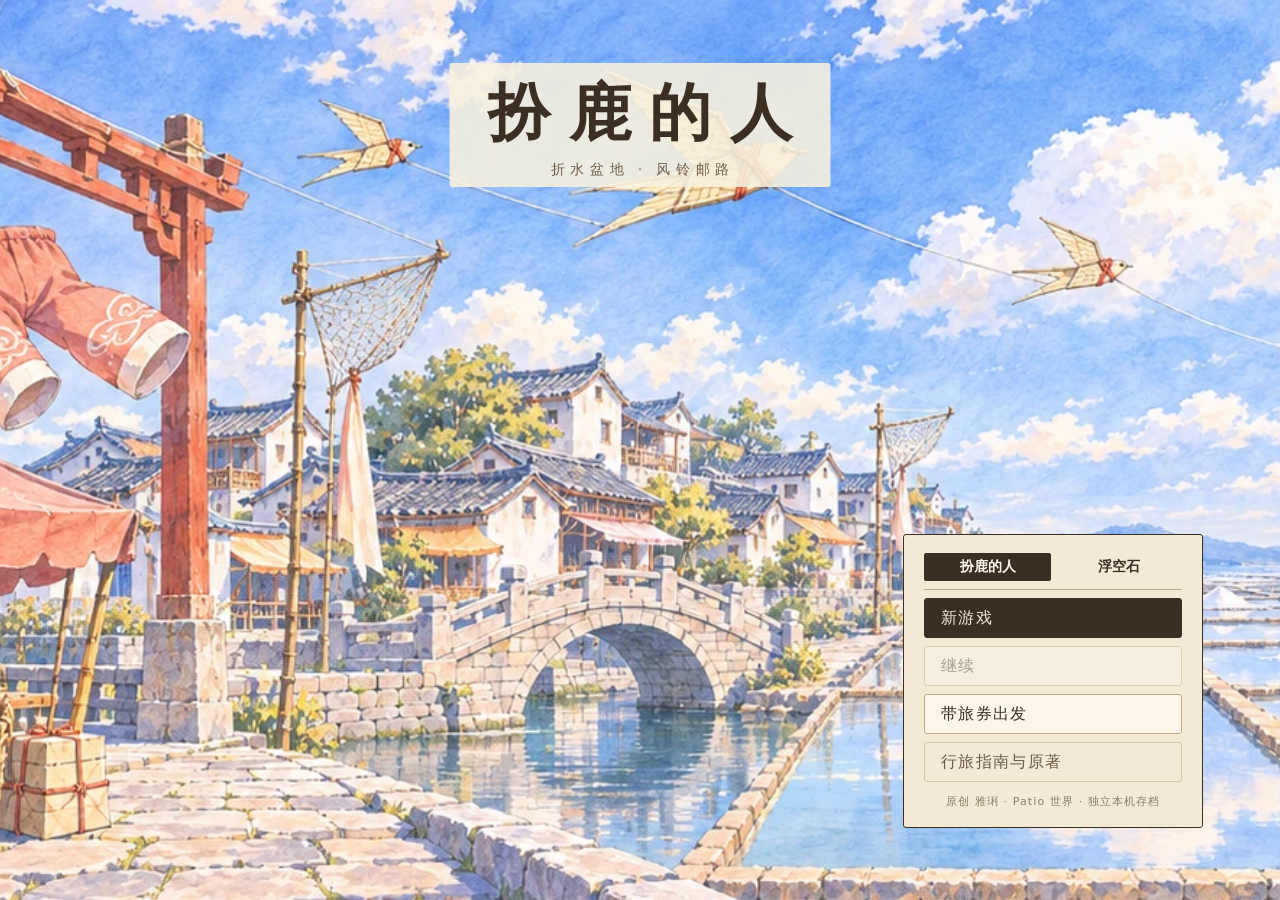
<file: index.html>
<!doctype html>
<html lang="zh-CN">
<head>
<meta charset="utf-8">
<meta name="viewport" content="width=device-width, initial-scale=1, viewport-fit=cover, maximum-scale=1, user-scalable=no">
<meta name="theme-color" content="#2b2a33">
<title>扮鹿的人 · 折水盆地 | Patio 世界</title>
<meta name="description" content="四个人，一副鹿架，折水盆地的一个迁徙季。用 Patio 的地图与行旅手记出发。">
<link rel="icon" href="data:image/svg+xml,%3Csvg xmlns='http://www.w3.org/2000/svg' viewBox='0 0 32 32'%3E%3Ccircle cx='16' cy='17' r='11' fill='%23cfe0f2'/%3E%3Ccircle cx='16' cy='15' r='8' fill='%23f2d38a'/%3E%3C/svg%3E">
<link rel="stylesheet" href="style.css">
</head>
<body>
<div id="app"></div>
<noscript><p style="color:#f6eedc;font-family:serif;padding:24px">启用 JavaScript 即可进入冒险。</p></noscript>
<script type="module" src="game.js"></script>
</body>
</html>
</file>
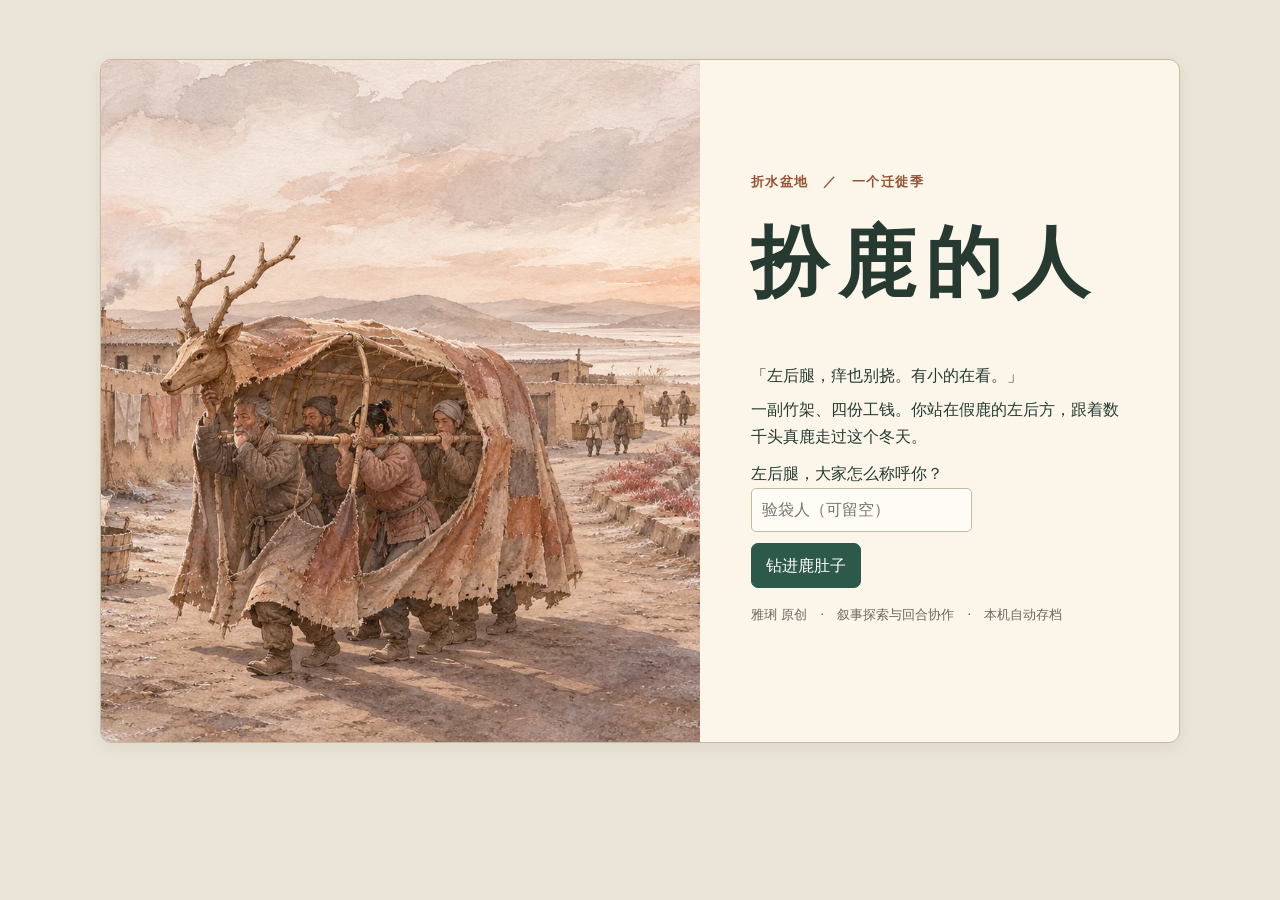
<file: classic/index.html>
<!doctype html><html lang="zh-CN"><head><meta charset="utf-8"><meta name="viewport" content="width=device-width,initial-scale=1,viewport-fit=cover"><meta name="theme-color" content="#efe8d9"><meta name="description" content="四个人，一副鹿架，折水盆地的一个迁徙季。原创叙事探索与回合协作游戏。"><title>扮鹿的人 · 折水盆地</title><link rel="stylesheet" href="style.css"><link rel="icon" href="data:image/svg+xml,%3Csvg xmlns='http://www.w3.org/2000/svg' viewBox='0 0 32 32'%3E%3Crect width='32' height='32' rx='7' fill='%232b483d'/%3E%3Cpath d='M7 6l7 8m-6-1 4-1m12-6-7 8m6-1-4-1m-7 3 4 10 4-10z' fill='none' stroke='%23e6c788' stroke-width='2'/%3E%3C/svg%3E"></head><body><main id="app"></main><p id="notice" role="status" aria-live="polite"></p><noscript>请启用 JavaScript 以操作鹿架。</noscript><script type="module" src="ui.mjs"></script></body></html>
</file>
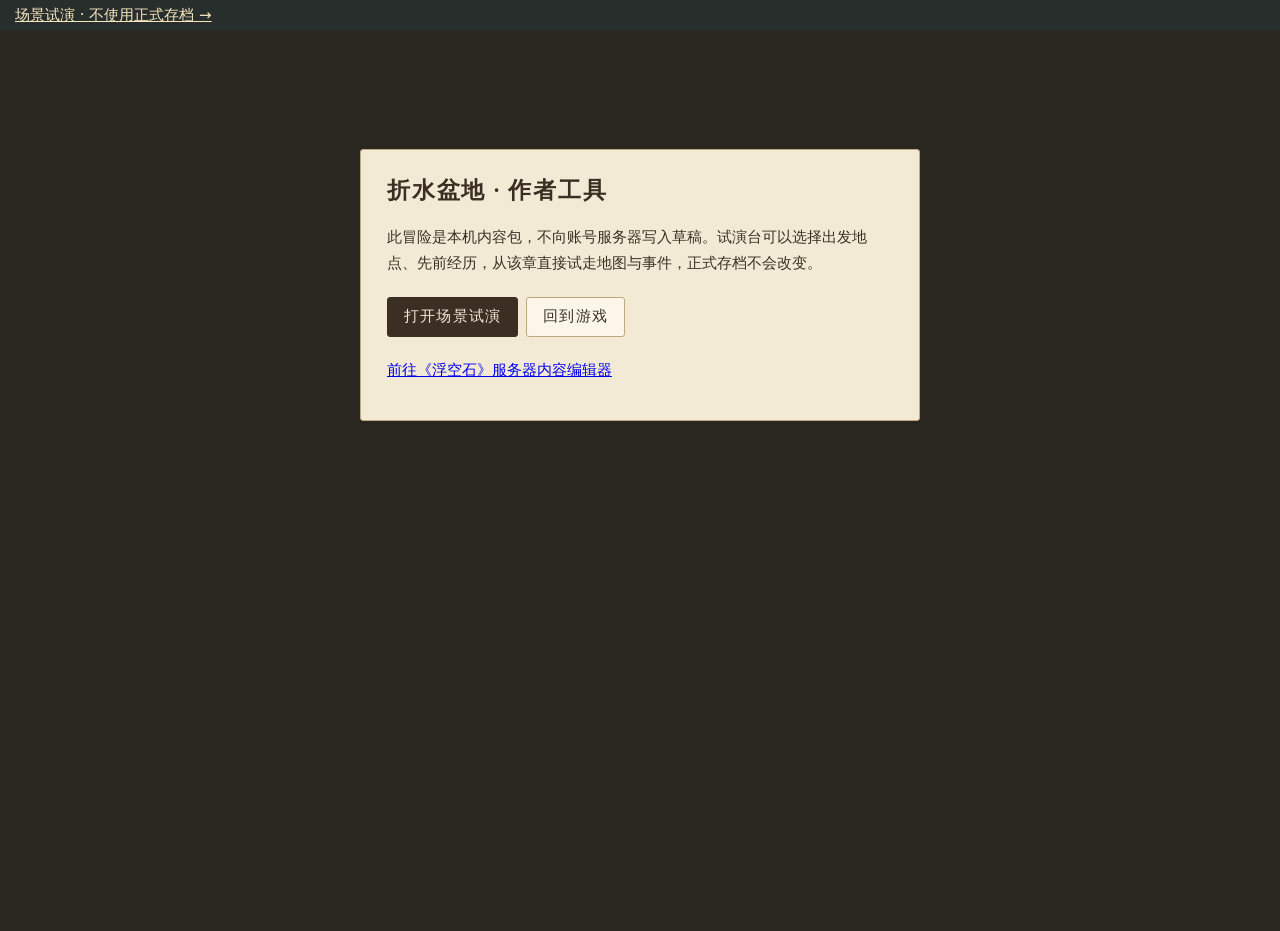
<file: editor/index.html>
<!doctype html>
<html lang="zh-CN">
<head>
<meta charset="utf-8">
<!-- served at …/patio/editor/: everything else (api/, art/, style.css) is the game's, one level up -->
<base href="../">
<meta name="viewport" content="width=device-width, initial-scale=1, viewport-fit=cover">
<meta name="theme-color" content="#2b2a33">
<title>内容编辑器 · Patio 世界</title>
<meta name="description" content="Patio 世界的内容编辑器：装备、技能、特性。">
<link rel="icon" href="data:image/svg+xml,%3Csvg xmlns='http://www.w3.org/2000/svg' viewBox='0 0 32 32'%3E%3Crect x='6' y='6' width='20' height='20' rx='3' fill='%23f2d38a'/%3E%3Cpath d='M10 22l12-12' stroke='%233b2f24' stroke-width='3'/%3E%3C/svg%3E">
<link rel="stylesheet" href="style.css">
<link rel="stylesheet" href="editor/editor.css">
</head>
<body class="editor">
<div style="padding:.4rem 1rem;background:#282e2c"><a id="rehearse" style="color:#f6e6be" href="rehearsal.html">场景试演 · 不使用正式存档 →</a></div><div id="app"></div>
<noscript><p style="color:#f6eedc;font-family:serif;padding:24px">编辑器需要 JavaScript。</p></noscript>
<script type="module" src="editor/editor.js"></script>
</body>
</html>
</file>
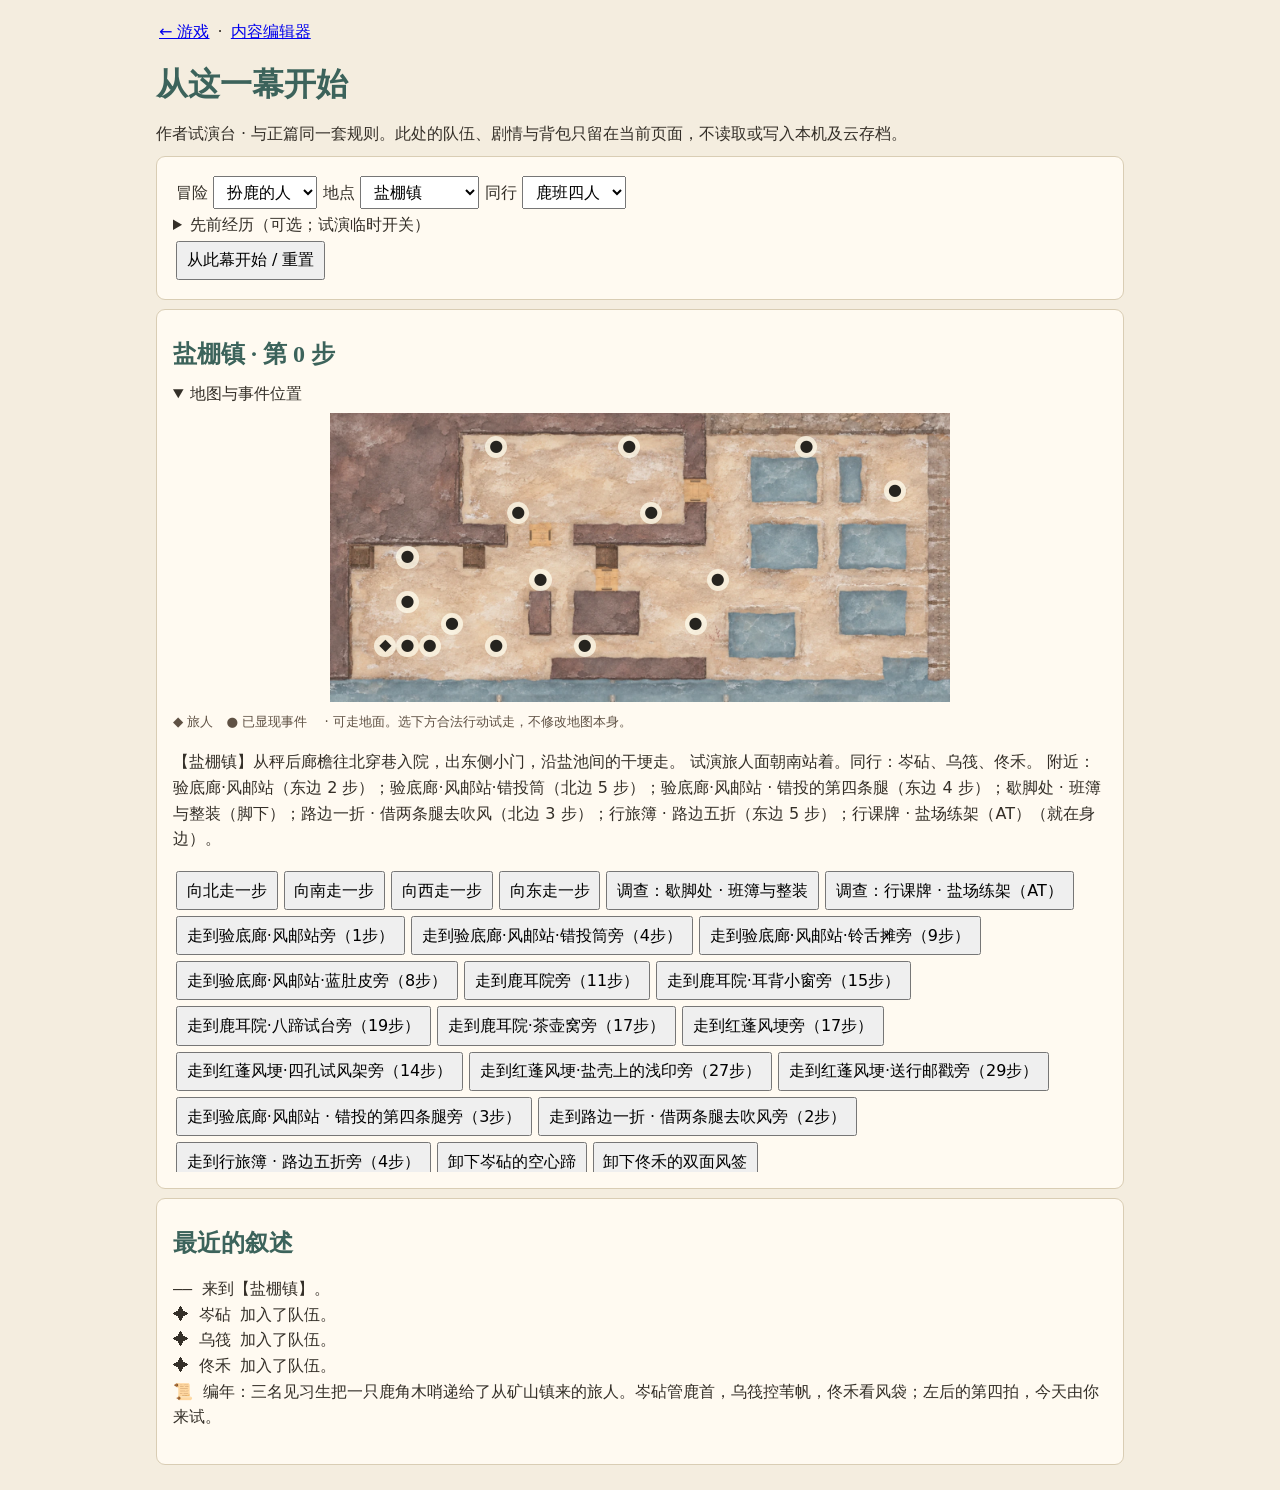
<file: rehearsal.html>
<!doctype html><html lang="zh-CN"><head><meta charset="utf-8"><meta name="viewport" content="width=device-width,initial-scale=1"><title>场景试演 · Patio 世界</title><style>*{box-sizing:border-box}body{margin:auto;max-width:1000px;padding:1rem;background:#f4eddf;color:#342f28;font:16px/1.6 system-ui,sans-serif}h1,h2{font-family:serif;color:#3c635b;margin:.35em 0}nav,article,section{background:#fffaf1;border:1px solid #d9cdb4;padding:1rem;border-radius:9px;margin:.6rem 0}label,button,a{margin:3px;display:inline-block}button,select{font:inherit;padding:.3em .55em}button{cursor:pointer}summary{cursor:pointer}pre{white-space:pre-wrap;max-height:16em;overflow:auto}.grid{display:grid;gap:1px;background:#695c4d;width:min(100%,620px);margin:.4em auto}.tile{aspect-ratio:1;background:#e6d6ac;position:relative}.tile.block{background:#786e60}.tile.water{background:#8daeb6}.tile.marker{background:#9bbbaa}.tile.player{background:#ecae31}.tile span{position:absolute;inset:0;text-align:center;font-weight:bold;color:#26241f;line-height:1.2}.grid.painted{gap:0;background-size:100% 100%}.painted .tile{background:transparent}.painted .marker span,.painted .player span{background:#fffcecbd;border-radius:50%}#actions{max-height:19rem;overflow:auto}small{color:#5f5144}</style></head><body><header><a id="return-game" href="./">← 游戏</a> · <a id="open-editor" href="editor/">内容编辑器</a><h1>从这一幕开始</h1>作者试演台 · 与正篇同一套规则。此处的队伍、剧情与背包只留在当前页面，不读取或写入本机及云存档。</header><nav><label>冒险 <select id="adventure"><option value="deer">扮鹿的人</option><option value="floatstone">浮空石</option></select></label><label>地点 <select id="place"></select></label><label>同行 <select id="cast"><option value="story">章节默认</option><option value="solo">独行</option><option value="both">阿砾和小萤</option></select></label><details><summary>先前经历（可选；试演临时开关）</summary><div id="flags"></div></details><button id="begin">从此幕开始 / 重置</button></nav><article><h2 id="heading"></h2><details open><summary>地图与事件位置</summary><div id="grid" class="grid"></div><small>◆ 旅人　● 已显现事件　 · 可走地面。选下方合法行动试走，不修改地图本身。</small></details><p id="scene"></p><div id="actions"></div></article><section><h2>最近的叙述</h2><pre id="log"></pre></section><script type="module" src="rehearsal.js"></script></body></html>
</file>
<file: style.css>
/* 浮空石 · Patio 世界 web demo
 *
 * FLAT. The rules for this sheet:
 *   - flat fills only: no gradients, no drop shadows, no glossy pills, no 3D bevels;
 *   - structure is drawn with 1px ink-brown lines and spacing, not with depth;
 *   - small radius (2–4px), generous padding, serif CJK for headings / names / numbers;
 *   - restrained palette sampled from the watercolour key art: paper cream, ink brown,
 *     muted teal, ochre, brick red, sage. Accents are used sparingly, never as filler.
 *   - bars are thin flat rectangles with their numbers written next to them.
 */
:root {
  --paper: #f3ead6;
  --paper-2: #ece0c6;
  --paper-3: #e2d3b3;
  --paper-hi: #fbf6e9;
  --ink: #3b2f24;
  --ink-soft: #6d5c48;
  --ink-faint: #8d7c67;
  --line: #bfa981;
  --line-soft: #d6c6a4;
  --teal: #4f7f7a;
  --ochre: #b98a2f;
  --brick: #a8483a;
  --sage: #6f8a55;
  --sky: #5f7fa8;
  --umber: #8a6f55;
  --plum: #6d5a8f;
  --hp: #a8483a;
  --mp: #5f7fa8;
  --sp: #b98a2f;
  --ex: #6f8a55;
  --ep: #6d5a8f;
  --good: #4a7a3c;
  --bad: #a8483a;
  --r-common: #6a6052;
  --r-uncommon: #4a7a3c;
  --r-rare: #3a6ea8;
  --r-epic: #6d5a8f;
  --r-legendary: #b06a1e;
  --serif: "Songti SC", "STSong", "Noto Serif CJK SC", "Source Han Serif SC", "Noto Serif SC", "SimSun", serif;
  --sans: "PingFang SC", "Hiragino Sans GB", "Noto Sans CJK SC", "Source Han Sans SC", "Microsoft YaHei", system-ui, sans-serif;
}
* { box-sizing: border-box; }
html, body { margin: 0; height: 100%; background: #2a2620; color: var(--ink); font-family: var(--sans); font-size: 15px; -webkit-tap-highlight-color: transparent; }
body { overflow: hidden; overscroll-behavior: none; }
button { font: inherit; color: inherit; cursor: pointer; }
input, select { font: inherit; color: inherit; }
#app { position: fixed; inset: 0; overflow: hidden; }
.hidden { display: none !important; }
h1, h2, h3 { font-family: var(--serif); font-weight: 700; letter-spacing: 0.08em; }
.muted { color: var(--ink-soft); }
small { font-size: 12px; }

/* ---------------------------------------------------------------- primitives */
.plate {
  background: var(--paper);
  border: 1px solid var(--line);
  border-radius: 3px;
}
.btn {
  display: inline-flex; align-items: center; justify-content: center; gap: 6px;
  min-height: 34px; padding: 6px 16px; border-radius: 3px;
  border: 1px solid var(--line); background: var(--paper-hi); color: var(--ink);
  font-family: var(--serif); font-size: 15px; letter-spacing: 0.08em;
  transition: background 0.12s, border-color 0.12s, color 0.12s;
}
.btn:hover { background: var(--paper-2); border-color: var(--ink-soft); }
.btn.primary { background: var(--ink); border-color: var(--ink); color: var(--paper); }
.btn.primary:hover { background: #4b3c2e; border-color: #4b3c2e; }
.btn.ghost { background: var(--paper); border-color: var(--line-soft); color: var(--ink-soft); }
.btn.ghost:hover { background: var(--paper-hi); color: var(--ink); }
.btn.small { min-height: 28px; padding: 3px 11px; font-size: 13px; letter-spacing: 0.04em; }
.btn[disabled] { opacity: 0.4; cursor: default; }
.btn[disabled]:hover { background: var(--paper-hi); border-color: var(--line); }
.btn.off { opacity: 0.42; }
.btn small { font-family: var(--sans); font-size: 11px; letter-spacing: 0; color: var(--ink-faint); }
.btn.primary small { color: rgba(243, 234, 214, 0.7); }
.chip-btn {
  display: inline-flex; align-items: center; gap: 4px; padding: 2px 9px; border-radius: 2px;
  border: 1px solid var(--line-soft); background: transparent; color: var(--ink-soft);
  font-size: 12px; font-family: var(--sans); letter-spacing: 0.02em; white-space: nowrap;
}
.chip-btn:hover { border-color: var(--ink-soft); color: var(--ink); }
.chip-btn.on { background: var(--teal); border-color: var(--teal); color: var(--paper); }
.section-t { font-family: var(--serif); font-weight: 700; font-size: 15px; margin: 16px 0 6px; color: var(--ink);
  letter-spacing: 0.14em; border-bottom: 1px solid var(--line-soft); padding-bottom: 4px; }
.section-t.first { margin-top: 0; }
.small-note, .foot-note { font-size: 12px; line-height: 1.6; color: var(--ink-soft); }
.form-msg { margin: 6px 0; padding: 5px 10px; border-left: 2px solid var(--brick); background: rgba(168, 72, 58, 0.08); font-size: 13px; }
.hint { font-size: 12.5px; color: var(--ink-soft); min-height: 1.35em; line-height: 1.45; }
.hint.warn { color: var(--brick); }
.price { font-family: var(--serif); color: #8a6a1e; white-space: nowrap; }
.empty { font-style: normal; }
.toast {
  position: absolute; left: 50%; top: 64px; transform: translateX(-50%); z-index: 60;
  padding: 7px 18px; font-family: var(--serif); letter-spacing: 0.1em; pointer-events: none;
  background: var(--ink); color: var(--paper); border-radius: 2px;
  animation: fade-inout 1.8s ease forwards;
}
@keyframes fade-inout { 0% { opacity: 0; } 12% { opacity: 1; } 78% { opacity: 1; } 100% { opacity: 0; } }
.banner {
  position: absolute; left: 50%; top: 40%; transform: translate(-50%, -50%); z-index: 35;
  padding: 9px 30px; font-family: var(--serif); font-size: 22px; letter-spacing: 0.28em;
  pointer-events: none; background: var(--paper); border: 1px solid var(--ink); border-radius: 2px;
  animation: fade-inout 1.5s ease forwards;
}

/* thin flat bar + numbers: HP / MP / SP / EXP / EP */
.vbar { display: grid; grid-template-columns: 26px 1fr auto; gap: 6px; align-items: center; font-size: 11px; line-height: 1.2; margin-top: 3px; }
.vbar .k { font-family: var(--serif); color: var(--ink-faint); letter-spacing: 0.04em; font-size: 10px; }
.vbar .track { position: relative; height: 6px; background: rgba(59, 47, 36, 0.14); border: 1px solid rgba(59, 47, 36, 0.18); overflow: hidden; }
.vbar .track > i { position: absolute; left: 0; top: 0; bottom: 0; transition: width 0.3s linear; }
.vbar .n { font-family: var(--serif); color: var(--ink-soft); font-size: 11px; font-variant-numeric: tabular-nums; }
.vbar.hp .track > i { background: var(--hp); }
.vbar.mp .track > i { background: var(--mp); }
.vbar.sp .track > i { background: var(--sp); }
.vbar.ex .track > i { background: var(--ex); }
.vbar.ep .track > i { background: var(--ep); }

/* rarity (text + icon frames) */
.rar-common { color: var(--r-common); } .rar-uncommon { color: var(--r-uncommon); }
.rar-rare { color: var(--r-rare); } .rar-epic { color: var(--r-epic); } .rar-legendary { color: var(--r-legendary); }
.ic { display: inline-flex; align-items: center; justify-content: center; flex: none; width: 34px; height: 34px;
  /* the painted icons sit on cream paper: a slightly darker flat backing (multiplied in) and an ink line keep pale
     items — white robes, glass, wool — readable at 28–40px on the cream panels */
  background: #dccaa2 center/cover no-repeat; background-blend-mode: multiply; border: 1px solid var(--ink-soft); border-radius: 2px;
  font-family: var(--serif); color: rgba(255, 255, 255, 0.92); }
.ic.noart { color: rgba(255, 255, 255, 0.95); }
.ic.coin { background: var(--ochre); border-color: #8a6a1e; color: var(--paper); }
.ic.r-uncommon { border-color: var(--r-uncommon); } .ic.r-rare { border-color: var(--r-rare); }
.ic.r-epic { border-color: var(--r-epic); } .ic.r-legendary { border-color: var(--r-legendary); }
.verdict { font-size: 12px; font-family: var(--serif); }
.verdict.up { color: var(--good); } .verdict.down { color: var(--bad); }
.verdict.mixed { color: var(--ochre); } .verdict.same { color: var(--ink-faint); }

/* ---------------------------------------------------------------- title */
.title-screen { position: absolute; inset: 0; overflow: hidden; }
.title-screen .art { position: absolute; inset: 0; background-size: cover; background-position: 50% 38%; }
.title-head { position: absolute; left: 0; right: 0; top: 7vh; text-align: center; z-index: 2; }
.title-head h1 { margin: 0; font-size: clamp(38px, 7vw, 62px); letter-spacing: 0.3em; color: var(--ink); text-indent: 0.3em; }
.title-head .sub { margin-top: 6px; font-family: var(--serif); font-size: 14px; letter-spacing: 0.4em; color: var(--ink-soft); text-indent: 0.4em; }
.title-menu {
  position: absolute; z-index: 2; right: 6vw; bottom: 8vh; width: min(300px, 76vw);
  display: flex; flex-direction: column; gap: 8px;
  padding: 18px 20px; background: var(--paper); border: 1px solid var(--ink); border-radius: 3px;
}
.title-menu .btn { width: 100%; justify-content: space-between; min-height: 40px; font-size: 16px; }
.title-foot { margin-top: 4px; font-size: 11px; color: var(--ink-faint); letter-spacing: 0.1em; text-align: center; }

/* ---------------------------------------------------------------- hero creation */
.create { position: absolute; inset: 0; overflow-y: auto; background: var(--paper-2); }
.create-inner { max-width: 960px; margin: 20px auto; padding: 20px 22px 28px; background: var(--paper); border: 1px solid var(--line); border-radius: 3px; }
.create h2 { margin: 0 0 10px; font-size: 24px; letter-spacing: 0.2em; }
.create .grid2 { display: grid; grid-template-columns: 1.2fr 1fr; gap: 22px; margin-top: 14px; }
.create .grid2 > div { min-width: 0; }
.create label.field { display: block; margin: 8px 0 4px; font-family: var(--serif); font-weight: 700; letter-spacing: 0.1em; }
.create input { width: 100%; margin-top: 4px; padding: 7px 10px; border-radius: 2px; border: 1px solid var(--line); background: var(--paper-hi); font-size: 17px; font-family: var(--serif); }
.create input:focus { outline: none; border-color: var(--ink); }
.presets { display: grid; grid-template-columns: repeat(4, 1fr); gap: 10px; }
.preset { position: relative; padding: 0; overflow: hidden; border: 1px solid var(--line); border-radius: 2px; background: var(--paper-2); text-align: left; }
.preset img { display: block; width: 100%; aspect-ratio: 2 / 3; object-fit: cover; object-position: top center; }
.preset .cap { padding: 6px 8px 7px; background: var(--paper-hi); border-top: 1px solid var(--line-soft); font-family: var(--serif); font-size: 13px; }
.preset .cap b { display: block; letter-spacing: 0.1em; }
.preset .cap small { display: block; color: var(--ink-faint); font-family: var(--sans); font-size: 11px; margin-top: 2px; }
.preset.sel { border-color: var(--ink); }
.preset.sel .cap { background: var(--ink); color: var(--paper); }
.preset.sel .cap small { color: rgba(243, 234, 214, 0.72); }
.align-grid { display: grid; grid-template-columns: auto repeat(3, 1fr); gap: 4px; align-items: center; }
.align-grid .hd { font-size: 11px; color: var(--ink-faint); text-align: center; letter-spacing: 0.08em; }
.align-cell { min-height: 40px; padding: 2px 4px; border-radius: 2px; border: 1px solid var(--line-soft); background: var(--paper-hi); font-family: var(--serif); font-size: 13px; }
.align-cell:hover { border-color: var(--ink-soft); }
.align-cell.sel { background: var(--ink); border-color: var(--ink); color: var(--paper); }
.lean-row { display: grid; grid-template-columns: 58px 1fr 26px 26px; gap: 6px; align-items: center; margin: 6px 0; font-size: 13px; }
.lean-row .pips { display: flex; gap: 3px; }
.lean-row .pip { flex: 1; height: 8px; background: rgba(59, 47, 36, 0.13); border: 1px solid rgba(59, 47, 36, 0.14); }
.lean-row .pip.on { background: var(--ochre); border-color: #8a6a1e; }
.lean-row button { width: 26px; height: 26px; border-radius: 2px; border: 1px solid var(--line); background: var(--paper-hi); line-height: 1; }
.lean-row button:hover { border-color: var(--ink); }
.preview-stats { display: grid; grid-template-columns: repeat(3, 1fr); gap: 3px 12px; font-size: 12.5px; margin-top: 10px; padding-top: 8px; border-top: 1px solid var(--line-soft); color: var(--ink-soft); font-family: var(--serif); }
.create-foot { display: flex; gap: 10px; margin-top: 18px; }

/* ---------------------------------------------------------------- field */
.game { position: absolute; inset: 0; }
/* the region art behind the map: softened and washed out so the painted map stays the subject */
.backdrop { position: absolute; inset: -24px; background-size: cover; background-position: center; filter: blur(5px) saturate(0.72) brightness(1.04); }
.backdrop-tint { position: absolute; inset: 0; background: rgba(243, 234, 214, 0.62); pointer-events: none; transition: background 1s; }
.backdrop-tint.night { background: rgba(38, 44, 70, 0.45); }
.field-wrap { position: absolute; left: 50%; top: 50%; transform: translate(-50%, -50%); }
.field-frame { position: relative; padding: 6px; background: var(--paper); border: 1px solid var(--ink); border-radius: 3px; }
.field-frame canvas { display: block; touch-action: none; }
/* camera: drag to pan when the map is larger than the frame; zoom buttons, minimap, objective line */
canvas.pannable { cursor: grab; }
canvas.grabbing { cursor: grabbing; }
.cam-ctl { position: absolute; right: 10px; bottom: 10px; z-index: 3; display: flex; gap: 3px; }
.cam-btn { width: 26px; height: 26px; padding: 0; border: 1px solid var(--ink-soft); border-radius: 2px; background: rgba(243, 234, 214, 0.92);
  font-family: var(--serif); font-size: 14px; line-height: 1; color: var(--ink); }
.cam-btn:hover { background: var(--paper-hi); border-color: var(--ink); }
.cam-btn[disabled] { opacity: 0.35; cursor: default; }
.cam-btn.off { color: var(--ink-faint); border-style: dashed; }
.minimap { position: absolute; right: 10px; top: 10px; z-index: 3; display: block; box-sizing: content-box; border: 1px solid var(--ink); border-radius: 2px;
  background: var(--paper); opacity: 0.94; cursor: pointer; touch-action: none; }
.b-objective { position: absolute; left: 10px; top: 10px; z-index: 3; max-width: min(400px, 44%); display: flex; flex-direction: column; gap: 3px; cursor: pointer; }
.b-objective .goal { display: flex; align-items: baseline; gap: 7px; padding: 3px 10px 3px 7px; font-size: 12.5px; line-height: 1.5;
  background: rgba(243, 234, 214, 0.95); border: 1px solid var(--ink-soft); border-left: 3px solid var(--ochre); border-radius: 2px; }
.b-objective .goal i { flex: none; font-style: normal; font-family: var(--serif); font-size: 11px; letter-spacing: 0.08em; color: var(--paper); background: var(--ochre); padding: 0 5px; border-radius: 1px; }
.b-objective .goal .g-text { min-width: 0; overflow: hidden; display: -webkit-box; -webkit-box-orient: vertical; -webkit-line-clamp: 1; }
.b-objective.open { max-width: min(560px, calc(100% - 190px)); }
.b-objective.open .goal .g-text { -webkit-line-clamp: 6; }
.b-objective .goal .g-prog { flex: none; font-family: var(--serif); font-variant-numeric: tabular-nums; color: var(--ink); background: var(--paper-hi); border: 1px solid var(--line-soft); padding: 0 6px; border-radius: 2px; }
.b-objective .goal.done { border-left-color: var(--teal); color: var(--ink-soft); }
.b-objective .goal.done i { background: var(--teal); }
.b-objective .goal.done .g-text { text-decoration: line-through; text-decoration-color: rgba(59, 47, 36, 0.4); }
.b-objective .goal.rearmed { border-left-color: var(--brick); }
.b-objective .goal.rearmed i { background: var(--brick); }
.b-objective .goal.pulse { animation: goal-pulse 0.8s ease-out 2; }
@keyframes goal-pulse { 0% { background: var(--paper-hi); box-shadow: 0 0 0 2px var(--ochre); } 100% { background: rgba(243, 234, 214, 0.95); box-shadow: 0 0 0 0 transparent; } }
/* field: screen effects of the `screen` command, picture cards, the free-talk panel */
.field-fx { position: absolute; inset: 0; z-index: 4; pointer-events: none; background: #2a211a; opacity: 0; transition: opacity 500ms linear; }
.field-fx.dark { opacity: 1; }
.field-fx.flash { background: #fffaf0; opacity: 0.85; transition-duration: 90ms; }
.picture-card { position: absolute; left: 50%; top: 46%; transform: translate(-50%, -50%); z-index: 26; max-width: min(560px, 86vw); padding: 14px 18px; text-align: center; cursor: pointer;
  background: var(--paper); border: 1px solid var(--ink); border-radius: 2px; }
.picture-card img { display: block; max-width: 100%; max-height: 46vh; margin: 0 auto 8px; border: 1px solid var(--line); }
.picture-card .pc-t { font-family: var(--serif); font-size: 20px; letter-spacing: 0.2em; }
.picture-card .pc-d { font-size: 13px; color: var(--ink-soft); margin-top: 4px; }
.dlg.talk .dlg-box { min-height: 0; cursor: default; }
.talk-goal { font-size: 12px; color: var(--ink-faint); margin-bottom: 4px; }
.talk-log { font-family: var(--serif); font-size: 16px; line-height: 1.7; min-height: 3.4em; }
.talk-log p { margin: 0; } .talk-log p.player { color: var(--teal); } .talk-log p.muted { color: var(--ink-faint); font-size: 14px; }
.talk-row { display: flex; flex-wrap: wrap; gap: 6px; align-items: center; margin-top: 10px; }
.talk-input { flex: 1 1 220px; min-width: 0; padding: 6px 10px; font: inherit; font-size: 14px; color: var(--ink); background: var(--paper-hi); border: 1px solid var(--ink-soft); border-radius: 2px; }
.talk-left { font-size: 11.5px; }
.dlg.battle-say { z-index: 32; }
.dlg.battle-say .dlg-box { min-height: 132px; padding: 24px 28px 20px; }
.dlg.battle-say.with-portrait .dlg-box { padding-left: 208px; }
.dlg.battle-say.with-portrait .dlg-name { left: 208px; }
.dlg.battle-say .dlg-portrait { width: 156px; height: 190px; left: 26px; bottom: 10px; }
.dlg.battle-say .dlg-portrait.token { height: 156px; object-position: center; object-fit: contain; padding: 10px; }
.dlg.battle-say .dlg-name.enemy { background: var(--brick); }
.hud-top { position: absolute; left: 12px; right: 12px; top: 12px; display: flex; gap: 8px; align-items: flex-start; pointer-events: none; z-index: 5; }
.hud-top > * { pointer-events: auto; }
.mapname { padding: 5px 12px; font-family: var(--serif); font-size: 15px; letter-spacing: 0.1em; }
.mapname small { display: block; font-size: 10.5px; color: var(--ink-faint); letter-spacing: 0.12em; font-family: var(--sans); }
.objective { flex: 1; max-width: 460px; padding: 6px 12px; font-size: 13px; display: flex; gap: 8px; align-items: baseline; }
.objective i { font-style: normal; font-family: var(--serif); font-size: 11px; letter-spacing: 0.1em; color: var(--paper); background: var(--teal); padding: 1px 5px; flex: none; }
.hud-right { margin-left: auto; display: flex; gap: 6px; align-items: center; flex-wrap: wrap; justify-content: flex-end; }
.gold { display: inline-flex; align-items: baseline; gap: 6px; padding: 4px 11px; font-family: var(--serif); font-size: 14px; }
.gold i { font-style: normal; font-size: 11px; color: var(--paper); background: var(--ochre); padding: 1px 4px; }
.gold b { font-variant-numeric: tabular-nums; }
.gold.bump { animation: bump 0.45s ease; }
@keyframes bump { 0% { background: var(--paper); } 25% { background: #f0dca8; } 100% { background: var(--paper); } }
.party-hud { position: absolute; left: 12px; bottom: 12px; z-index: 5; display: flex; flex-direction: column; gap: 6px; align-items: flex-start; }
.pcards { display: flex; gap: 6px; flex-wrap: wrap; }
.pcard { display: flex; gap: 8px; align-items: center; padding: 5px 10px 5px 5px; min-width: 164px; text-align: left; }
.pcard:hover { border-color: var(--ink-soft); }
.pcard img { width: 38px; height: 38px; border-radius: 2px; border: 1px solid var(--line); object-fit: cover; }
.pc-main { flex: 1; min-width: 0; }
.pcard .nm { font-family: var(--serif); font-weight: 700; font-size: 13.5px; }
.pcard .lv { font-size: 11px; color: var(--ink-faint); margin-left: 5px; font-family: var(--sans); font-weight: 400; }
.dock { position: absolute; right: 14px; bottom: 14px; z-index: 6; display: flex; flex-direction: column; gap: 8px; align-items: flex-end; }
.route-btn { background: var(--paper); }
.look-btn { min-width: 150px; }
.touch-pad { display: flex; flex-direction: column; gap: 6px; align-items: center; }
.touch-pad .row { display: flex; gap: 6px; justify-content: center; align-items: center; }
.pad-btn { width: 52px; min-height: 46px; padding: 0; font-size: 20px; background: var(--paper-hi); }
.region-card {
  position: absolute; left: 50%; top: 30%; transform: translate(-50%, -50%); z-index: 30; text-align: center;
  padding: 14px 36px 13px; pointer-events: none; background: var(--paper); border: 1px solid var(--ink);
  border-radius: 2px; animation: fade-inout 2.4s ease forwards;
}
.region-card .r { font-size: 11px; letter-spacing: 0.5em; color: var(--ink-faint); text-indent: 0.5em; }
.region-card .m { font-family: var(--serif); font-size: 30px; letter-spacing: 0.26em; margin: 4px 0; text-indent: 0.26em; }
.region-card .d { font-size: 12.5px; color: var(--ink-soft); max-width: 400px; }

/* ---------------------------------------------------------------- dialogue: one line at a time */
.dlg {
  position: absolute; left: 0; right: 0; bottom: 0; z-index: 20;
  display: flex; align-items: flex-end; justify-content: center; gap: 0;
  padding: 0 0 0 0; pointer-events: auto;
}
/* the speaker's bust: framed, sitting in the box and rising a little above it, face in the upper third */
.dlg-portrait {
  position: absolute; left: 26px; bottom: 12px; z-index: 3;
  width: 186px; height: 232px; object-fit: cover; object-position: center 6%;
  background: var(--paper-2); border: 1px solid var(--ink); border-radius: 2px;
  transition: opacity 0.2s;
  cursor: pointer;
}
.dlg-portrait.dim { opacity: 0.5; }
.dlg-box {
  position: relative; z-index: 2; width: 100%; min-height: 176px;
  padding: 22px 28px 20px 28px; cursor: pointer;
  background: var(--paper); border-top: 1px solid var(--ink);
}
.dlg.with-portrait .dlg-box { padding-left: 238px; }
.dlg-name {
  position: absolute; left: 28px; top: -15px; z-index: 4; padding: 3px 16px;
  font-family: var(--serif); font-size: 15px; font-weight: 700; letter-spacing: 0.14em;
  background: var(--ink); color: var(--paper); border-radius: 2px;
}
.dlg.with-portrait .dlg-name { left: 238px; }
.dlg-text { font-family: var(--serif); font-size: 19px; line-height: 1.85; min-height: 1.85em; white-space: pre-wrap; letter-spacing: 0.02em; }
.dlg-text.narr { color: var(--ink-soft); }
.dlg-more { position: absolute; right: 20px; bottom: 10px; color: var(--ochre); font-size: 13px; animation: bob 1.1s infinite; }
@keyframes bob { 50% { transform: translateY(3px); } }
.dlg-choices { display: flex; flex-direction: column; gap: 6px; margin-top: 12px; max-width: 620px; }
.dlg-choice {
  display: flex; gap: 10px; align-items: baseline; text-align: left;
  padding: 7px 14px; border: 1px solid var(--line); border-radius: 2px; background: var(--paper-hi);
  font-family: var(--serif); font-size: 15.5px;
}
.dlg-choice:hover { background: var(--ink); border-color: var(--ink); color: var(--paper); }
.dlg-choice i { font-style: normal; font-size: 11px; color: var(--ink-faint); flex: none; }
.dlg-choice:hover i { color: rgba(243, 234, 214, 0.7); }

/* ---------------------------------------------------------------- 获得 popup */
.gain-pop { position: fixed; inset: 0; z-index: 55; display: flex; align-items: center; justify-content: center; background: rgba(42, 34, 24, 0.38); padding: 14px; }
.gain-card { width: min(400px, 100%); background: var(--paper); border: 1px solid var(--ink); border-radius: 3px; overflow: hidden; }
.gain-head { display: flex; align-items: baseline; gap: 10px; padding: 9px 16px; background: var(--ink); color: var(--paper); }
.gain-title { font-family: var(--serif); font-size: 16px; letter-spacing: 0.22em; }
.gain-from { font-size: 12px; color: rgba(243, 234, 214, 0.72); margin-left: auto; }
.gain-list { display: flex; flex-direction: column; }
.gain-row { display: flex; gap: 10px; align-items: center; padding: 9px 16px; border-bottom: 1px solid var(--line-soft); }
.gain-row:last-child { border-bottom: 0; }
.gain-name { flex: 1; min-width: 0; }
.gain-name b { font-family: var(--serif); font-size: 15px; }
.gain-name small { display: block; color: var(--ink-faint); font-size: 11.5px; margin-top: 1px; }
.gain-count { font-family: var(--serif); font-size: 15px; color: var(--ink-soft); font-variant-numeric: tabular-nums; }
.gain-row.gold-row .gain-count { color: #8a6a1e; }
.gain-row.r-uncommon { border-left: 3px solid var(--r-uncommon); } .gain-row.r-rare { border-left: 3px solid var(--r-rare); }
.gain-row.r-epic { border-left: 3px solid var(--r-epic); } .gain-row.r-legendary { border-left: 3px solid var(--r-legendary); }
.gain-foot { display: flex; align-items: center; gap: 10px; padding: 10px 16px; border-top: 1px solid var(--line); }
.gain-foot .hint { margin-left: auto; min-height: 0; }

/* ---------------------------------------------------------------- overlays / panels */
.overlay { position: fixed; inset: 0; z-index: 40; background: rgba(42, 34, 24, 0.45); display: flex; align-items: center; justify-content: center; padding: 16px; }
.panel { width: min(1000px, 100%); max-height: 100%; display: flex; flex-direction: column; overflow: hidden; background: var(--paper); border: 1px solid var(--ink); border-radius: 3px; }
.panel-head { display: flex; align-items: center; gap: 10px; padding: 9px 14px; border-bottom: 1px solid var(--ink); background: var(--paper-2); }
.panel-head h2 { margin: 0; font-size: 18px; letter-spacing: 0.2em; }
.panel-gold { margin-left: auto; font-family: var(--serif); font-size: 14px; color: var(--ink-soft); white-space: nowrap; }
.head-note { font-size: 11.5px; }
.tabs { display: flex; gap: 2px; flex-wrap: wrap; }
.tab { padding: 5px 14px; border: 1px solid transparent; border-radius: 2px; background: none; font-family: var(--serif); font-size: 14.5px; color: var(--ink-faint); letter-spacing: 0.1em; }
.tab:hover { color: var(--ink); }
.tab.sel { background: var(--ink); border-color: var(--ink); color: var(--paper); }
.close-x { width: 30px; height: 30px; border-radius: 2px; border: 1px solid var(--line); background: var(--paper-hi); font-size: 15px; line-height: 1; }
.close-x:hover { border-color: var(--ink); }
.panel-body { overflow-y: auto; padding: 16px; }
.cols { display: grid; grid-template-columns: 200px 1fr; gap: 18px; align-items: start; }
.cols > * { min-width: 0; }
.member-list { display: flex; flex-direction: column; gap: 4px; }
.member-btn { display: flex; gap: 8px; align-items: center; padding: 5px; border: 1px solid var(--line-soft); border-radius: 2px; background: var(--paper-hi); text-align: left; }
.member-btn:hover { border-color: var(--ink-soft); }
.member-btn img { width: 36px; height: 36px; border-radius: 2px; object-fit: cover; }
.member-btn b { font-family: var(--serif); font-size: 14px; }
.member-btn small { display: block; color: var(--ink-faint); font-size: 11px; }
.member-btn.sel { background: var(--ink); border-color: var(--ink); color: var(--paper); }
.member-btn.sel small { color: rgba(243, 234, 214, 0.7); }

/* party tab */
.party-detail { min-width: 0; }
.pd-head { display: flex; gap: 14px; align-items: flex-start; }
.pd-art { width: 120px; flex: none; aspect-ratio: 2 / 3; object-fit: cover; object-position: top center; border: 1px solid var(--line); border-radius: 2px; }
.pd-info { flex: 1; min-width: 0; }
.pd-info h3 { margin: 0 0 4px; font-size: 19px; letter-spacing: 0.14em; }
.pd-info h3 small { margin-left: 8px; font-size: 12px; color: var(--ink-faint); font-family: var(--sans); font-weight: 400; letter-spacing: 0; }
.pd-text { margin: 0 0 8px; font-size: 12.5px; line-height: 1.6; }
.align-line { display: flex; gap: 8px; align-items: center; margin-top: 8px; font-size: 12px; color: var(--ink-soft); }
.mini-align { display: inline-grid; grid-template-columns: repeat(3, 10px); gap: 2px; flex: none; }
.mini-align i { width: 10px; height: 10px; background: rgba(59, 47, 36, 0.14); }
.mini-align i.on { background: var(--teal); }
.statgrid { display: grid; grid-template-columns: repeat(auto-fit, minmax(126px, 1fr)); gap: 0 16px; font-size: 13px; }
.statgrid > div { display: flex; justify-content: space-between; gap: 8px; min-width: 0; border-bottom: 1px dotted var(--line-soft); padding: 4px 0; }
.statgrid span { color: var(--ink-soft); white-space: nowrap; }
.statgrid b { font-family: var(--serif); font-variant-numeric: tabular-nums; white-space: nowrap; }
.skill-list { display: flex; flex-direction: column; }
.skill-row { display: grid; grid-template-columns: 94px 90px 1fr; gap: 10px; align-items: baseline; padding: 5px 0; border-bottom: 1px dotted var(--line-soft); font-size: 13px; }
.skill-row b { font-family: var(--serif); }
.skill-row .cost { font-size: 11.5px; color: var(--ochre); }
.skill-row select { max-width: 100%; padding: 4px 6px; border: 1px solid var(--line); border-radius: 2px; background: var(--paper-hi); font-size: 12.5px; }

/* equipment tab */
.equip-detail { min-width: 0; }
.slot-row { display: grid; grid-template-columns: 58px 1fr auto; gap: 10px; align-items: center; padding: 6px 4px; border-bottom: 1px solid var(--line-soft); }
.slot-row .sn { font-size: 11.5px; color: var(--ink-faint); }
.slot-row.cand { background: rgba(255, 255, 255, 0.4); }
.slot-row.cand.bad { opacity: 0.6; }
.item-line { display: flex; gap: 8px; align-items: center; min-width: 0; }
.item-line .nm { font-family: var(--serif); font-weight: 700; font-size: 14px; white-space: nowrap; overflow: hidden; text-overflow: ellipsis; }
.item-line small { color: var(--ink-faint); font-size: 11.5px; white-space: nowrap; overflow: hidden; text-overflow: ellipsis; }

/* equipment tab (v3): the character and their slots; a picker for the open slot beside it (phones: instead of it) */
.eq-tab { display: grid; grid-template-columns: 200px minmax(0, 1fr) minmax(0, 1.3fr); gap: 16px; align-items: start; }
.eq-doll { min-width: 0; }
.eq-head { display: flex; gap: 12px; align-items: center; padding-bottom: 10px; border-bottom: 1px solid var(--line); }
.eq-art { width: 66px; height: 88px; flex: none; object-fit: cover; object-position: top center; border: 1px solid var(--line); border-radius: 2px; }
.eq-art.token { height: 66px; }
.eq-who { min-width: 0; }
.eq-who h3 { margin: 0 0 6px; font-size: 18px; letter-spacing: 0.14em; }
.eq-who h3 small { margin-left: 8px; font-size: 12px; color: var(--ink-faint); font-family: var(--sans); font-weight: 400; letter-spacing: 0; }
.eq-nums { display: grid; grid-template-columns: repeat(3, auto); justify-content: start; gap: 2px 16px; font-family: var(--serif); font-size: 13px; font-variant-numeric: tabular-nums; }
.eq-nums span { white-space: nowrap; }
.eq-nums i { font-style: normal; font-family: var(--sans); font-size: 11px; color: var(--ink-faint); margin-right: 5px; }
.eq-slots { display: flex; flex-direction: column; }
.eq-slot { display: grid; grid-template-columns: 40px 34px minmax(0, 1fr) 12px; gap: 9px; align-items: center; width: 100%; padding: 6px 6px 6px 3px;
  border: 0; border-left: 3px solid transparent; border-bottom: 1px solid var(--line-soft); border-radius: 0; background: none; text-align: left; }
.eq-slot:hover { background: rgba(255, 255, 255, 0.45); }
.eq-slot.open { background: var(--paper-hi); border-left-color: var(--ink); }
.eq-slot:focus-visible, .eq-row:focus-visible { outline: 2px solid var(--teal); outline-offset: -2px; }
.eq-slot .sn { font-size: 11.5px; color: var(--ink-faint); padding-left: 3px; }
.eq-item { display: flex; flex-direction: column; min-width: 0; }
.eq-item b { font-family: var(--serif); font-size: 14px; white-space: nowrap; overflow: hidden; text-overflow: ellipsis; }
.eq-item b.muted { font-weight: 400; color: var(--ink-faint); }
.eq-item small { color: var(--ink-faint); font-size: 11.5px; white-space: nowrap; overflow: hidden; text-overflow: ellipsis; }
.ic.eq-none { background: transparent; border: 1px dashed var(--line); color: var(--ink-faint); font-size: 13px; }
.eq-go { color: var(--ink-faint); font-family: var(--serif); font-size: 15px; }
.eq-side { min-width: 0; border: 1px solid var(--line); border-radius: 2px; background: var(--paper-hi); }
.eq-hint { padding: 14px 16px 10px; font-size: 13px; line-height: 1.7; }
.eq-hint p { margin: 0 0 6px; }
.eq-side-head { display: flex; gap: 10px; align-items: baseline; padding: 7px 8px 7px 12px; border-bottom: 1px solid var(--line); background: var(--paper-2); }
.eq-side-head b { font-family: var(--serif); font-size: 15px; letter-spacing: 0.1em; white-space: nowrap; }
.eq-close { margin-left: auto; width: 26px; height: 26px; align-self: center; flex: none; font-size: 13px; }
.eq-list { display: flex; flex-direction: column; max-height: min(60vh, 500px); overflow-y: auto; }
.eq-cur { display: grid; grid-template-columns: 30px minmax(0, 1fr) auto; gap: 9px; align-items: center; padding: 7px 12px; border-bottom: 1px solid var(--line-soft); background: rgba(59, 47, 36, 0.05); }
.eq-tag { font-size: 11px; color: var(--teal); border: 1px solid var(--teal); padding: 0 6px; border-radius: 2px; white-space: nowrap; }
.eq-row { display: grid; grid-template-columns: 30px minmax(0, 1fr) auto; grid-template-areas: "ic item v" "ic d d"; gap: 3px 9px; align-items: center;
  width: 100%; padding: 7px 12px; border: 0; border-bottom: 1px solid var(--line-soft); border-radius: 0; background: none; text-align: left; }
.eq-row > .ic { grid-area: ic; align-self: start; margin-top: 2px; }
.eq-row > .eq-item { grid-area: item; }
.eq-row > .verdict { grid-area: v; font-size: 13px; }
.eq-row > .eq-deltas { grid-area: d; }
.eq-row.unequip { grid-template-areas: "ic item v"; }
.eq-row:hover { background: rgba(255, 255, 255, 0.65); }
.eq-row.worn { opacity: 0.6; }
.eq-row.worn:hover, .eq-row.worn:focus-visible { opacity: 1; }
.eq-best { margin-left: 7px; padding: 0 5px; font-style: normal; font-family: var(--sans); font-size: 10.5px; font-weight: 400; letter-spacing: 0.06em;
  color: var(--paper); background: var(--good); border-radius: 2px; vertical-align: 1px; }
.eq-deltas { display: flex; flex-wrap: wrap; gap: 3px 5px; }
.eq-delta { padding: 0 5px; border: 1px solid; border-radius: 2px; font-family: var(--serif); font-size: 12px; font-variant-numeric: tabular-nums; white-space: nowrap; }
.eq-delta i { margin-right: 4px; font-style: normal; font-family: var(--sans); font-size: 11px; opacity: 0.85; }
.eq-delta.up { color: var(--good); border-color: rgba(74, 122, 60, 0.45); background: rgba(74, 122, 60, 0.07); }
.eq-delta.down { color: var(--bad); border-color: rgba(168, 72, 58, 0.45); background: rgba(168, 72, 58, 0.06); }
.eq-delta.same, .eq-delta.more { color: var(--ink-faint); border-color: var(--line-soft); }
.eq-group { display: flex; gap: 7px; align-items: center; padding: 6px 12px 5px; font-size: 11.5px; letter-spacing: 0.08em; color: var(--ink-soft);
  border-bottom: 1px solid var(--line-soft); background: rgba(59, 47, 36, 0.07); }
.eq-group img { width: 18px; height: 18px; border-radius: 2px; object-fit: cover; }
.eq-row.confirm { display: flex; flex-wrap: wrap; gap: 8px; align-items: center; justify-content: space-between; padding-left: 9px; background: rgba(185, 138, 47, 0.1); border-left: 3px solid var(--ochre); }
.eq-ask { font-size: 13px; }
.eq-ask-btns { display: flex; gap: 6px; }
.eq-empty, .eq-foot { margin: 0; padding: 9px 12px; font-size: 12px; }
.form-msg.ok { border-left-color: var(--teal); background: rgba(79, 127, 122, 0.08); }
.info.old-save small.warn, .old-save small.warn { color: var(--brick); }
.old-save-btns { display: flex; gap: 10px; justify-content: center; margin-top: 14px; }
.old-save-card .btn { margin-top: 0; display: inline-flex; }
.opt-row small { flex: 1; min-width: 180px; font-size: 11.5px; line-height: 1.5; }

/* items tab */
.items-tab { min-width: 0; }
.who-bar { display: flex; gap: 6px; align-items: center; flex-wrap: wrap; padding-bottom: 10px; border-bottom: 1px solid var(--line-soft); font-size: 12px; }
.inv-grid { display: grid; grid-template-columns: repeat(auto-fill, minmax(236px, 1fr)); gap: 6px; }
.inv-item { display: flex; gap: 9px; align-items: center; padding: 7px 9px; border: 1px solid var(--line-soft); border-radius: 2px; background: var(--paper-hi); min-width: 0; flex-wrap: wrap; }
.inv-item.r-uncommon { border-left: 3px solid var(--r-uncommon); } .inv-item.r-rare { border-left: 3px solid var(--r-rare); }
.inv-item.r-epic { border-left: 3px solid var(--r-epic); } .inv-item.r-legendary { border-left: 3px solid var(--r-legendary); }
.inv-main { flex: 1; min-width: 0; }
.inv-main .nm { font-family: var(--serif); font-weight: 700; font-size: 14px; }
.inv-main small { display: block; color: var(--ink-faint); font-size: 11.5px; overflow: hidden; text-overflow: ellipsis; }
.inv-btns { display: flex; gap: 6px; align-items: center; flex-wrap: wrap; width: 100%; }
.worn { font-size: 11.5px; }

/* chronicle / system */
.chron { list-style: none; padding: 0; margin: 0; }
.chron li { position: relative; padding: 7px 0 7px 20px; border-left: 1px solid var(--line); margin-left: 6px; font-size: 13px; line-height: 1.6; }
.chron li::before { content: ""; position: absolute; left: -4px; top: 14px; width: 7px; height: 7px; background: var(--ochre); }
.chron li b { font-family: var(--serif); }
.chron li .m { font-size: 11px; color: var(--ink-faint); margin-left: 8px; }
.slots { display: flex; flex-direction: column; gap: 6px; }
.saveslot { display: flex; gap: 12px; align-items: center; padding: 9px 12px; border: 1px solid var(--line-soft); border-radius: 2px; background: var(--paper-hi); flex-wrap: wrap; }
.slot-label { font-family: var(--serif); font-size: 14px; width: 68px; flex: none; }
.saveslot .info { flex: 1; min-width: 150px; font-size: 12.5px; }
.saveslot .info b { font-family: var(--serif); font-size: 14px; display: block; }
.saveslot .info small { display: block; color: var(--ink-faint); font-size: 11px; }
.slot-btns { display: flex; gap: 6px; }
/* ---- account + cloud saves */
.acct { display: flex; flex-wrap: wrap; align-items: center; gap: 8px; padding: 7px 10px; border: 1px solid var(--line-soft); border-radius: 2px; background: var(--paper-hi); font-size: 12.5px; }
.acct.offline { background: transparent; border-style: dashed; }
.acct.title { justify-content: center; padding: 6px 8px; }
.acct .acct-av { width: 26px; height: 26px; border-radius: 2px; border: 1px solid var(--line); object-fit: cover; background: var(--paper-2); }
.acct .acct-av.none { display: inline-flex; align-items: center; justify-content: center; font-family: var(--serif); font-size: 14px; color: var(--ink-soft); }
.acct .acct-name { font-family: var(--serif); font-size: 14.5px; letter-spacing: 0.04em; }
.acct .acct-login { text-decoration: none; }
.acct .btn.ghost { margin-left: auto; }
.acct-dev { width: 108px; padding: 3px 7px; font: inherit; font-size: 12.5px; color: var(--ink); background: var(--paper); border: 1px solid var(--line); border-radius: 2px; }
.title-acct:empty { display: none; }
.title-menu .acct .btn { width: auto; min-height: 0; font-size: 12.5px; }
.saveslot.paired { border-bottom-style: dashed; border-bottom-left-radius: 0; border-bottom-right-radius: 0; margin-bottom: -7px; }
.saveslot.cloud { background: var(--paper); border-top-color: transparent; border-top-left-radius: 0; border-top-right-radius: 0; }
.slot-label .where, .slot-label.where { display: block; font-style: normal; font-family: var(--sans); font-size: 10.5px; letter-spacing: 0.18em; color: var(--teal); }
.saveslot.cloud .slot-label.where { color: var(--plum); font-size: 12px; }
.slot-btns { align-items: center; flex-wrap: wrap; }
.sync-badge { font-size: 10.5px; padding: 0 6px; border: 1px solid var(--line-soft); border-radius: 2px; color: var(--ink-soft); white-space: nowrap; }
.sync-badge.local { border-color: var(--teal); color: var(--teal); } .sync-badge.cloud { border-color: var(--plum); color: var(--plum); }
.cloud-note p { margin: 0 0 6px; font-size: 12px; }
.cloud-note .warn, .cloud-block { color: var(--brick); }
.cloud-auto.conflict, .cloud-auto.error { color: var(--brick); }
.confirm-ov { z-index: 120; }
.confirm-card { max-width: 520px; }
.cmp-table { display: grid; grid-template-columns: 1fr 1fr; gap: 8px; margin: 10px 0; text-align: left; }
.cmp-col { position: relative; padding: 8px 10px; border: 1px solid var(--line-soft); border-radius: 2px; background: var(--paper-hi); }
.cmp-col.newer { border-color: var(--ink); }
.cmp-col i { display: block; font-style: normal; font-size: 10.5px; letter-spacing: 0.18em; color: var(--ink-faint); }
.cmp-col b { display: block; font-family: var(--serif); font-size: 14px; }
.cmp-col small { display: block; font-size: 11.5px; color: var(--ink-soft); } .cmp-col small.when { color: var(--ink-faint); }
.cmp-col em { position: absolute; right: 8px; top: 6px; font-style: normal; font-size: 10.5px; color: var(--paper); background: var(--ink); padding: 0 5px; border-radius: 2px; }
.cloud-panel { width: min(680px, calc(100vw - 24px)); max-height: min(86vh, 760px); display: flex; flex-direction: column; }
.cloud-panel .panel-body { overflow-y: auto; }
.cloud-panel .panel-head .btn { margin-left: auto; }
.cloud-list { display: flex; flex-direction: column; gap: 6px; }
.opt-row { display: flex; gap: 10px; align-items: center; padding: 7px 0; border-bottom: 1px dotted var(--line-soft); flex-wrap: wrap; }
.opt-row .sn { width: 76px; flex: none; font-size: 13px; color: var(--ink-soft); }
.vol-n { font-size: 12px; font-variant-numeric: tabular-nums; width: 38px; }
input[type=range] { flex: 1; min-width: 120px; max-width: 220px; accent-color: var(--teal); }

/* ---------------------------------------------------------------- item tooltip */
.tip { position: fixed; z-index: 100; width: 288px; pointer-events: none; font-size: 13px; line-height: 1.55;
  background: var(--paper); border: 1px solid var(--ink); border-radius: 2px; overflow: hidden; }
.tip .t-name { padding: 7px 12px; background: var(--ink); font-family: var(--serif); font-size: 16px; font-weight: 700; letter-spacing: 0.06em; }
.tip .t-name.r-common { color: #ddd4c4; } .tip .t-name.r-uncommon { color: #8fcf7a; }
.tip .t-name.r-rare { color: #86b4ea; } .tip .t-name.r-epic { color: #bda4e0; } .tip .t-name.r-legendary { color: #e8a65a; }
.tip .t-body { padding: 8px 12px 10px; }
.tip .t-row { display: flex; justify-content: space-between; gap: 10px; }
.tip .t-sub { color: var(--ink-faint); font-size: 12px; }
.tip .t-stats { display: flex; flex-wrap: wrap; gap: 0 12px; color: var(--teal); }
.tip .t-pass, .tip .t-use { color: var(--good); font-size: 12.5px; }
.tip .t-req { color: var(--umber); font-size: 12.5px; }
.tip .t-req.bad { color: var(--bad); }
.tip .t-flavor { margin-top: 6px; font-family: var(--serif); color: var(--ink-faint); font-size: 12.5px; }
.t-compare { margin-top: 8px; padding-top: 7px; border-top: 1px solid var(--line-soft); }
.cmp-head { font-size: 12px; color: var(--ink-soft); margin-bottom: 3px; }
.cmp-row { display: flex; justify-content: space-between; gap: 10px; font-size: 12.5px; }
.cmp-row b { font-family: var(--serif); font-variant-numeric: tabular-nums; }
.cmp-row.up { color: var(--good); } .cmp-row.down { color: var(--bad); } .cmp-row.same { color: var(--ink-faint); }

/* ---------------------------------------------------------------- shop */
.shop .panel-body { padding-top: 12px; }
.bought-bar { display: flex; gap: 8px; align-items: center; flex-wrap: wrap; margin: 8px 0; padding: 9px 12px; border: 1px solid var(--teal); border-radius: 2px; background: rgba(79, 127, 122, 0.08); font-size: 13px; }
.shop-list { display: grid; grid-template-columns: repeat(auto-fill, minmax(282px, 1fr)); gap: 8px; }
.shop-card { display: flex; flex-direction: column; border: 1px solid var(--line); border-radius: 2px; background: var(--paper-hi); overflow: hidden; }
.shop-card.r-uncommon { border-left: 3px solid var(--r-uncommon); } .shop-card.r-rare { border-left: 3px solid var(--r-rare); }
.shop-card.r-epic { border-left: 3px solid var(--r-epic); } .shop-card.r-legendary { border-left: 3px solid var(--r-legendary); }
.sc-head { display: flex; gap: 9px; align-items: center; padding: 9px 11px; border-bottom: 1px solid var(--line-soft); }
.sc-title { flex: 1; min-width: 0; }
.sc-title b { font-family: var(--serif); font-size: 15px; }
.sc-title small { display: block; color: var(--ink-faint); font-size: 11px; }
.sc-body { padding: 8px 11px; font-size: 12.5px; line-height: 1.5; }
.sc-body .t-row { display: flex; justify-content: space-between; gap: 10px; }
.sc-body .t-sub { color: var(--ink-faint); font-size: 11.5px; }
.sc-body .t-stats { display: flex; flex-wrap: wrap; gap: 0 12px; color: var(--teal); }
.sc-body .t-pass, .sc-body .t-use { color: var(--good); }
.sc-body .t-req { color: var(--umber); }
.sc-body .t-req.bad { color: var(--bad); }
.sc-body .t-flavor { font-family: var(--serif); color: var(--ink-faint); margin-top: 4px; }
.sc-who { display: flex; gap: 5px; flex-wrap: wrap; padding: 0 11px 8px; }
.who-chip { display: inline-flex; gap: 4px; align-items: center; padding: 2px 8px; border: 1px solid var(--line-soft); border-radius: 2px; background: transparent; font-size: 12px; }
.who-chip.on { border-color: var(--ink); }
.who-chip.cant { opacity: 0.5; }
.shop-card .t-compare { margin: 0 11px 8px; }
.sc-foot { margin-top: auto; padding: 9px 11px; border-top: 1px solid var(--line-soft); display: flex; }
.sc-foot .btn { width: 100%; }
.sell-list { display: flex; flex-direction: column; }
.sell-item { display: flex; gap: 10px; align-items: center; padding: 6px 4px; border-bottom: 1px dotted var(--line-soft); }
.sell-item .item-line { flex: 1; min-width: 0; }

/* ---------------------------------------------------------------- battle */
.battle { position: absolute; inset: 0; z-index: 25; display: grid; grid-template-rows: auto 1fr auto; overflow: hidden; }
.battle .bg { position: absolute; inset: -24px; background-size: cover; background-position: center; z-index: -2; filter: blur(5px) saturate(0.72) brightness(1.04); }
.bg-tint { position: absolute; inset: 0; background: rgba(243, 234, 214, 0.62); z-index: -1; pointer-events: none; }
.atbar { display: flex; align-items: center; gap: 4px; padding: 6px 10px; margin: 8px auto 0; max-width: calc(100vw - 20px); overflow-x: auto;
  background: var(--paper); border: 1px solid var(--line); border-radius: 3px;
  /* above the map canvas: its transparent headroom reaches up here and used to swallow the pointer over the portraits */
  position: relative; z-index: 4; }
.atbar .lbl { font-family: var(--serif); font-size: 12px; color: var(--ink-faint); margin-right: 6px; white-space: nowrap; letter-spacing: 0.1em; }
.at-e { position: relative; flex: none; width: 50px; text-align: center; padding: 2px 0 3px; border: 1px solid transparent; border-radius: 2px; }
.at-sfx { position: absolute; top: 1px; right: 7px; min-width: 12px; padding: 0 2px; background: var(--paper); border: 1px solid var(--ink); border-radius: 2px; font-size: 9.5px; line-height: 1.3; font-weight: 700; }
.at-e img { display: block; width: 34px; height: 34px; margin: 0 auto 2px; object-fit: cover; object-position: center 10%; background: var(--paper-hi); border-radius: 2px; border: 1px solid var(--line); border-bottom-width: 3px; }
.at-e.party img { border-bottom-color: var(--teal); }
.at-e.enemy img { border-bottom-color: var(--brick); }
.at-e .nm { font-family: var(--serif); font-size: 10.5px; white-space: nowrap; overflow: hidden; text-overflow: ellipsis; }
.at-e .sub { font-size: 9.5px; color: var(--ink-faint); white-space: nowrap; overflow: hidden; text-overflow: ellipsis; font-variant-numeric: tabular-nums; }
.at-e.party { background: rgba(79, 127, 122, 0.1); }
.at-e.enemy { background: rgba(168, 72, 58, 0.08); }
.at-e.now { border-color: var(--ink); }
.at-e.now .sub { color: var(--ink); }
.at-e.cast img { border-bottom-color: var(--plum); border-bottom-style: dashed; }
.at-e.cast .sub { color: var(--plum); }
.bmid { display: grid; grid-template-columns: 1fr 318px; gap: 10px; padding: 8px 12px; min-height: 0; }
.bgrid-wrap { display: flex; align-items: center; justify-content: center; min-height: 0; min-width: 0; }
.bgrid-frame { position: relative; padding: 5px; background: var(--paper); border: 1px solid var(--ink); border-radius: 3px; }
.bgrid-frame canvas { display: block; touch-action: none; }
.act-banner {
  position: absolute; left: 50%; top: -36px; transform: translateX(-50%); z-index: 4; white-space: nowrap;
  padding: 4px 16px; font-family: var(--serif); font-size: 14px; letter-spacing: 0.1em;
  background: var(--paper); border: 1px solid var(--ink); border-radius: 2px; pointer-events: none;
}
.act-banner.party { border-left: 4px solid var(--teal); }
.act-banner.enemy { border-left: 4px solid var(--brick); }
.act-banner.phase { background: var(--ink); color: var(--paper); border-color: var(--ink); }
.bside { display: flex; flex-direction: column; gap: 8px; min-height: 0; }
.epbox { padding: 8px 11px; }
.ep-head { display: flex; justify-content: space-between; align-items: baseline; gap: 8px; font-size: 12.5px; }
.ep-head b { font-family: var(--serif); font-variant-numeric: tabular-nums; }
.eptier { font-size: 11.5px; color: var(--ink-faint); }
.eptier.on { color: var(--ep); }
.epgauge { position: relative; height: 8px; margin: 7px 0 14px; background: rgba(59, 47, 36, 0.14); border: 1px solid rgba(59, 47, 36, 0.18); }
.epgauge > i { position: absolute; left: 0; top: 0; bottom: 0; background: var(--ep); transition: width 0.3s; }
.epgauge .mark { position: absolute; top: -2px; bottom: -2px; width: 1px; background: var(--ink); opacity: 0.55; }
.epgauge .mark span { position: absolute; top: 9px; left: -12px; font-size: 9.5px; white-space: nowrap; color: var(--ink-faint); }
.ep-ctl { display: flex; gap: 6px; align-items: center; flex-wrap: wrap; font-size: 11.5px; color: var(--ink-faint); }
.speedrow { display: flex; gap: 4px; align-items: center; margin-left: auto; }
.bunits { display: flex; flex-direction: column; gap: 3px; padding: 8px 9px; }
.grp { font-family: var(--serif); font-size: 11px; letter-spacing: 0.2em; color: var(--teal); border-bottom: 1px solid var(--line-soft); padding-bottom: 2px; margin-bottom: 2px; }
.grp.enemy { color: var(--brick); margin-top: 8px; }
.bunit { display: grid; grid-template-columns: 34px 1fr; gap: 8px; align-items: center; padding: 4px; border: 1px solid transparent; border-radius: 2px; min-width: 0; }
.bunit img { width: 34px; height: 34px; object-fit: cover; object-position: center 10%; background: var(--paper-hi); border-radius: 2px; border: 1px solid var(--line); border-bottom-width: 3px; }
.bunit.party img { border-bottom-color: var(--teal); }
.bunit.enemy img { border-bottom-color: var(--brick); }
.bunit.active { border-color: var(--ink); background: rgba(185, 138, 47, 0.1); }
.bunit.dead { opacity: 0.42; }
.bu-main { min-width: 0; }
.bunit .top { display: flex; align-items: center; gap: 6px; font-size: 13px; }
.bunit .top b { font-family: var(--serif); white-space: nowrap; overflow: hidden; text-overflow: ellipsis; }
.bunit .top small { color: var(--ink-faint); font-size: 10.5px; }
.bunit .top .chip-btn { margin-left: auto; padding: 1px 6px; font-size: 10.5px; }
.stags { display: flex; gap: 3px; flex-wrap: wrap; margin-top: 3px; }
.stag { font-size: 10px; padding: 0 5px; border: 1px solid var(--line-soft); border-radius: 2px; color: var(--ink-soft); white-space: nowrap; }
.stag.buff { border-color: var(--teal); color: var(--teal); }
.stag.debuff { border-color: var(--brick); color: var(--brick); }
.stag.cast { border-color: var(--plum); color: var(--plum); }
.stag.shield { border-color: #8a6a25; color: #fbf6e9; background: #8a6a25; font-family: var(--serif); letter-spacing: 0.04em; }
.cat .cat-dot { display: inline-block; width: 7px; height: 7px; margin-left: 5px; border-radius: 50%; background: var(--ochre); vertical-align: middle; animation: bob 1.1s infinite; }
.cat.primary .cat-dot { background: var(--paper); }
.opt.weak b, .opt.weak small { color: var(--ink-faint); }
.blog { flex: 1; min-height: 70px; overflow-y: auto; padding: 8px 10px; font-size: 12px; line-height: 1.55; }
/* ---- unit detail card: an opaque sheet over the unit list + log (never a tooltip by the cursor) */
.bside-body { position: relative; flex: 1; min-height: 0; display: flex; flex-direction: column; gap: 8px; }
.ucard { position: absolute; inset: 0; z-index: 6; display: flex; flex-direction: column; overflow: hidden; background: var(--paper); border: 1px solid var(--ink); border-radius: 2px; }
.ucard.hidden { display: none; }
.bside-body.carded > .blog, .bside-body.carded > .bunits { visibility: hidden; }
.ucard.pinned { border-color: var(--ochre); outline: 1px solid var(--ochre); }
.uc-strip { flex: none; display: flex; gap: 3px; padding: 5px 7px; background: var(--paper-2); border-bottom: 1px solid var(--line); overflow-x: auto; }
.uc-tok { flex: none; width: 27px; height: 27px; padding: 0; background: var(--paper-hi); border: 1px solid var(--line); border-bottom-width: 3px; border-radius: 2px; opacity: 0.55; cursor: pointer; }
.uc-tok img { display: block; width: 100%; height: 100%; object-fit: cover; object-position: center 10%; }
.uc-tok.party { border-bottom-color: var(--teal); } .uc-tok.enemy { border-bottom-color: var(--brick); }
.uc-tok.dead { opacity: 0.28; filter: grayscale(1); }
.uc-tok.on { opacity: 1; outline: 2px solid var(--ink); outline-offset: -1px; }
.uc-tok.pin { outline: 2px solid var(--ochre); outline-offset: -1px; opacity: 1; }
.uc-body { flex: 1; min-height: 0; overflow-y: auto; padding: 9px 11px 14px; font-size: 12px; line-height: 1.5; overscroll-behavior: contain; }
.uc-head { display: grid; grid-template-columns: 46px 1fr; grid-auto-flow: column; grid-auto-columns: auto; gap: 6px; align-items: center; }
.uc-head .uc-who { min-width: 0; margin-left: 3px; }
.uc-ai { padding: 1px 6px; font-size: 10.5px; }
.uc-face { width: 46px; height: 46px; object-fit: cover; object-position: center 10%; background: var(--paper-hi); border: 1px solid var(--line); border-bottom: 3px solid var(--teal); border-radius: 2px; }
.uc-head.enemy .uc-face { border-bottom-color: var(--brick); }
.uc-name { display: flex; align-items: baseline; gap: 6px; min-width: 0; }
.uc-name b { font-family: var(--serif); font-size: 17px; letter-spacing: 0.04em; white-space: nowrap; overflow: hidden; text-overflow: ellipsis; }
.uc-name small { color: var(--ink-faint); font-size: 11px; }
.uc-sfx { font-family: var(--serif); font-size: 11px; padding: 0 4px; border: 1px solid var(--ink); background: var(--paper-hi); }
.uc-tags { display: flex; gap: 4px; margin-top: 3px; }
.uc-side { font-size: 10.5px; padding: 0 6px; border-radius: 2px; color: var(--paper); background: var(--teal); letter-spacing: 0.08em; }
.uc-side.enemy { background: var(--brick); } .uc-side.boss { background: var(--ink); } .uc-side.dead { background: var(--ink-faint); }
.uc-pin, .uc-close { padding: 1px 7px; font-size: 11px; }
.uc-close { font-size: 14px; line-height: 1.2; padding: 0 7px; }
.uc-align { display: flex; flex-wrap: wrap; align-items: center; gap: 7px; margin-top: 8px; }
.uc-align > b { font-family: var(--serif); font-size: 12.5px; }
.uc-grid { display: grid; grid-template-columns: repeat(3, 6px); grid-auto-rows: 6px; gap: 1px; padding: 1px; border: 1px solid var(--line); background: var(--paper-hi); }
.uc-grid i { background: var(--line-soft); } .uc-grid i.on { background: var(--ink); }
.uc-rel { flex-basis: 100%; color: var(--ink-soft); font-size: 11.5px; }
.uc-bars { margin-top: 6px; }
.uc-now { margin-top: 8px; padding: 4px 8px; background: var(--paper-hi); border-left: 3px solid var(--ink-soft); font-size: 12px; }
.uc-now.cast { border-left-color: var(--plum); color: var(--plum); }
.uc-shield { margin-top: 8px; padding: 6px 9px; background: #f6ecd0; border: 1px solid #8a6a25; border-left-width: 3px; }
.uc-sh-top { display: flex; justify-content: space-between; gap: 8px; align-items: baseline; }
.uc-sh-top b { font-family: var(--serif); font-size: 13px; color: #8a6a25; } .uc-sh-top span { font-weight: 700; color: #8a6a25; white-space: nowrap; }
.uc-shield p { margin: 2px 0 0; font-size: 11.5px; color: var(--ink-soft); }
.uc-shield .uc-goal { color: var(--ink); } .uc-shield .uc-goal i { font-style: normal; font-family: var(--serif); font-size: 10.5px; color: var(--paper); background: var(--ochre); padding: 0 4px; margin-right: 5px; }
.uc-sec { margin-top: 11px; }
.uc-sec h4 { margin: 0 0 4px; padding-bottom: 2px; font-family: var(--serif); font-size: 11px; font-weight: 700; letter-spacing: 0.22em; color: var(--ink-faint); border-bottom: 1px solid var(--line-soft); }
.uc-row { padding: 4px 0 5px; border-bottom: 1px dashed var(--line-soft); }
.uc-row:last-child { border-bottom: 0; }
.uc-row-top { display: flex; justify-content: space-between; align-items: baseline; gap: 8px; }
.uc-row-top b { font-family: var(--serif); font-size: 13px; } .uc-row-top span { flex: none; font-size: 11px; color: var(--ink-soft); font-variant-numeric: tabular-nums; }
.uc-row p { margin: 1px 0 0; font-size: 11.5px; color: var(--ink-soft); }
.uc-meta { font-size: 10.5px; color: var(--ink-faint); }
.uc-row.st.buff b { color: var(--teal); } .uc-row.st.debuff b { color: var(--brick); }
.uc-row.sk.off b, .uc-row.sk.off p, .uc-row.sk.off .uc-meta, .uc-row.sk.off .uc-row-top span { opacity: 0.5; }
.uc-row .uc-why { color: var(--brick); opacity: 1 !important; }
.uc-stats { display: grid; grid-template-columns: repeat(6, 1fr); gap: 4px; text-align: center; }
.uc-stat { padding: 2px 0 1px; background: var(--paper-hi); border: 1px solid var(--line-soft); border-radius: 2px; }
.uc-stat i { display: block; font-style: normal; font-size: 10px; color: var(--ink-faint); }
.uc-stat b { font-family: var(--serif); font-size: 14px; font-variant-numeric: tabular-nums; } .uc-stat b.up { color: var(--teal); } .uc-stat b.down { color: var(--brick); }
.uc-kvs { display: grid; grid-template-columns: 1fr 1fr; gap: 2px 12px; margin-top: 7px; }
.uc-kv { display: flex; align-items: baseline; gap: 6px; min-width: 0; }
.uc-kv[data-k="attack"] { grid-column: 1 / -1; }
.uc-kv i { flex: none; width: 4.1em; font-style: normal; color: var(--ink-faint); font-size: 11px; }
.uc-kv b { flex: none; font-family: var(--serif); font-size: 13px; font-variant-numeric: tabular-nums; }
.uc-kv small { min-width: 0; color: var(--ink-faint); font-size: 10.5px; white-space: nowrap; overflow: hidden; text-overflow: ellipsis; }
.uc-eqs { display: flex; flex-direction: column; gap: 3px; }
.uc-eq { display: grid; grid-template-columns: 3.2em 22px 1fr; gap: 7px; align-items: center; }
.uc-eq i { font-style: normal; color: var(--ink-faint); font-size: 11px; } .uc-eq b { font-family: var(--serif); font-size: 12.5px; white-space: nowrap; overflow: hidden; text-overflow: ellipsis; }
.uc-note { margin: 2px 0; color: var(--ink-soft); } .uc-note.dim { color: var(--ink-faint); font-size: 11px; }
/* the same unit, marked where else it appears */
.at-e.linked { border-color: var(--teal); background: rgba(79, 127, 122, 0.16); }
.at-e.linked.pinned { border-color: var(--ochre); background: rgba(185, 138, 47, 0.18); }
.atbar [data-unit], .bunits [data-unit] { cursor: pointer; }
.bunit.linked { border-color: var(--teal); }
.blog p { margin: 0 0 2px; }
.blog p.party { color: var(--teal); } .blog p.enemy { color: var(--brick); } .blog p.sys { color: var(--ink); font-family: var(--serif); }
.bbottom { padding: 0 12px 10px; }
.actbar { display: flex; flex-direction: column; gap: 7px; padding: 9px 12px; max-width: 980px; margin: 0 auto; }
.actbar .who { display: flex; gap: 12px; align-items: center; flex-wrap: wrap; font-family: var(--serif); font-size: 15px; }
.actbar .who .phase { font-family: var(--sans); font-size: 11.5px; color: var(--teal); border: 1px solid var(--teal); padding: 1px 7px; border-radius: 2px; }
.actbar .who .phase.moved { color: var(--ochre); border-color: var(--ochre); }
.actbar .who .chip-btn { margin-left: auto; }
.cats { display: flex; gap: 5px; flex-wrap: wrap; }
.cat { position: relative; letter-spacing: 0.12em; }
.cat kbd { font-family: var(--sans); font-size: 10px; color: var(--ink-faint); border: 1px solid var(--line-soft); border-radius: 2px; padding: 0 3px; margin-left: 4px; }
.cat.primary kbd { color: rgba(243, 234, 214, 0.7); border-color: rgba(243, 234, 214, 0.35); }
.opts { display: flex; gap: 5px; flex-wrap: wrap; max-height: 128px; overflow-y: auto; }
.opt { padding: 5px 10px; border: 1px solid var(--line-soft); border-radius: 2px; background: var(--paper-hi); font-size: 12.5px; text-align: left; max-width: 300px; }
.opt:hover { border-color: var(--ink-soft); }
.opt b { font-family: var(--serif); font-size: 13.5px; }
.opt small { display: block; color: var(--ink-faint); font-size: 11px; }
.opt.sel { background: var(--ink); border-color: var(--ink); color: var(--paper); }
.opt.sel small { color: rgba(243, 234, 214, 0.72); }
.opt.off { opacity: 0.42; }

/* status card: full names + remaining time of the unit under the pointer / finger */
.stip { position: fixed; z-index: 90; min-width: 150px; max-width: 250px; pointer-events: none; background: var(--paper); border: 1px solid var(--ink); border-radius: 2px; font-size: 12px; line-height: 1.45; }
.stip-h { padding: 4px 9px; background: var(--ink); color: var(--paper); font-family: var(--serif); font-size: 13px; letter-spacing: 0.06em; }
.stip-r { display: flex; flex-wrap: wrap; justify-content: space-between; gap: 0 10px; padding: 4px 9px; border-top: 1px solid var(--line-soft); }
.stip-r b { font-family: var(--serif); }
.stip-r span { color: var(--ink-soft); font-variant-numeric: tabular-nums; }
.stip-r small { flex-basis: 100%; color: var(--ink-soft); font-size: 11px; }
.stip-r.buff b { color: var(--teal); } .stip-r.debuff b { color: var(--brick); } .stip-r.cast b { color: var(--plum); }
.stip-r.shield { background: #f6ecd0; border-left: 3px solid #8a6a25; }
.stip-r.shield b { color: #8a6a25; } .stip-r.shield span { color: #8a6a25; font-weight: 700; }
.stip-r.off b { color: var(--ink-soft); } .stip-r.off span { color: var(--brick); }
.stip.obj { max-width: 280px; }

/* result / ending */
.result { width: min(520px, 100%); max-height: calc(100vh - 32px); overflow-y: auto; padding: 20px 24px 22px; text-align: center;
  background: var(--paper); border: 1px solid var(--ink); border-radius: 3px; }
.result h2 { font-size: 26px; margin: 0 0 14px; letter-spacing: 0.3em; text-indent: 0.3em; }
.result h2.lose { color: var(--brick); }
.result .section-t { text-align: left; }
.result p { font-size: 13.5px; line-height: 1.7; text-align: left; margin: 6px 0; }
.result .btn { margin-top: 16px; min-width: 140px; }
.about { text-align: left; }
.about h2 { text-align: center; }
.about .btn { display: block; margin: 16px auto 0; }
.res-nums { display: grid; grid-template-columns: repeat(3, 1fr); gap: 1px; background: var(--line-soft); border: 1px solid var(--line-soft); }
.res-nums > div { background: var(--paper); padding: 8px 4px; }
.res-nums small { display: block; color: var(--ink-faint); font-size: 11px; }
.res-nums b { font-family: var(--serif); font-size: 19px; font-variant-numeric: tabular-nums; }
.res-nums .gold-n { color: #8a6a1e; }
.res-party { display: flex; flex-direction: column; gap: 5px; margin-top: 10px; }
.res-member { display: grid; grid-template-columns: 36px 1fr; gap: 9px; align-items: center; padding: 6px; border: 1px solid var(--line-soft); border-radius: 2px; text-align: left; }
.res-member.up { border-color: var(--ochre); background: rgba(185, 138, 47, 0.08); }
.res-member img { width: 36px; height: 36px; object-fit: cover; border-radius: 2px; border: 1px solid var(--line); }
.rm-main { min-width: 0; }
.rm-main .nm { font-family: var(--serif); font-size: 14px; display: flex; gap: 8px; align-items: baseline; flex-wrap: wrap; }
.rm-main .lv { font-family: var(--sans); font-size: 11.5px; color: var(--ink-faint); }
.lvup { font-family: var(--sans); font-size: 11.5px; color: var(--ochre); }
.ending { position: fixed; inset: 0; z-index: 70; display: flex; align-items: center; justify-content: center; background-size: cover; background-position: 50% 38%; }
.ending-card { width: min(560px, calc(100vw - 32px)); padding: 26px 32px; text-align: center; background: var(--paper); border: 1px solid var(--ink); border-radius: 3px; }
.ending-card h1 { font-size: 36px; letter-spacing: 0.34em; margin: 0 0 12px; text-indent: 0.34em; }
.ending-card p { font-size: 13.5px; line-height: 1.8; margin: 6px 0; }

/* ---------------------------------------------------------------- text mode: light paper, dark ink */
.textmode { position: absolute; inset: 0; z-index: 8; display: grid; grid-template-rows: auto 1fr auto; background: var(--paper-2); color: var(--ink); }
.tm-head { display: flex; align-items: center; gap: 10px; padding: 9px 16px; background: var(--paper); border-bottom: 1px solid var(--ink); flex-wrap: wrap; }
.tm-head h2 { margin: 0; font-size: 17px; letter-spacing: 0.2em; }
.tm-status { flex: 1; min-width: 180px; font-size: 12.5px; color: var(--ink-soft); font-family: var(--serif); }
.tm-log { overflow-y: auto; padding: 16px 20px; background: var(--paper); margin: 12px 14px; border: 1px solid var(--line); border-radius: 3px;
  font-family: var(--serif); font-size: 15.5px; line-height: 1.85; color: var(--ink); }
.tm-log p { margin: 0 0 4px; white-space: pre-wrap; }
.tm-log p.old { color: var(--ink-soft); }
.tm-log p.scene { color: var(--ink); }
.tm-log p.goal { color: #3a645f; }
.tm-log p.turn { color: #6b543d; }
.tm-log p.warn { color: var(--brick); }
.tm-log hr { border: 0; border-top: 1px solid var(--line-soft); margin: 10px 0; }
.tm-acts { display: flex; flex-direction: column; gap: 8px; padding: 0 14px 14px; max-height: 38vh; overflow-y: auto; }
.tm-group { display: grid; grid-template-columns: 68px 1fr; gap: 10px; align-items: baseline; }
.tm-gt { font-family: var(--serif); font-size: 12px; letter-spacing: 0.1em; color: var(--ink-soft); text-align: right; }
.tm-btns { display: flex; gap: 5px; flex-wrap: wrap; }
.tm-act { display: inline-flex; gap: 6px; align-items: baseline; padding: 4px 11px; border: 1px solid var(--line); border-radius: 2px;
  background: var(--paper); font-size: 13px; text-align: left; }
.tm-act:hover { border-color: var(--ink); }
.tm-act i { font-style: normal; font-size: 10px; color: var(--ink-soft); }
.tm-act.primary { background: var(--ink); border-color: var(--ink); color: var(--paper); }
.tm-act.primary i { color: rgba(243, 234, 214, 0.65); }

/* ---------------------------------------------------------------- mobile */
@media (max-width: 760px) {
  body { font-size: 14px; }
  /* title: keep the two travellers (left third of the key art) in frame */
  .title-screen .art { background-position: 14% 50%; }
  .title-head { top: 4vh; }
  .title-head h1 { font-size: 40px; letter-spacing: 0.26em; }
  .title-menu { right: 50%; transform: translateX(50%); bottom: 4vh; width: min(320px, calc(100vw - 32px)); padding: 14px 16px; gap: 6px; }

  .create-inner { margin: 8px; padding: 14px; }
  .create .grid2 { grid-template-columns: 1fr; gap: 14px; }
  .presets { grid-template-columns: repeat(2, 1fr); gap: 8px; }
  .preview-stats { grid-template-columns: repeat(2, 1fr); }

  .hud-top { top: 6px; left: 6px; right: 6px; gap: 5px; flex-wrap: wrap; }
  .mapname { font-size: 13px; padding: 4px 9px; }
  .objective { order: 3; flex-basis: 100%; max-width: none; font-size: 12px; padding: 4px 9px; }
  .hud-right .btn { min-height: 30px; padding: 3px 10px; font-size: 13px; }
  .party-hud { left: 6px; bottom: 6px; max-width: calc(100vw - 150px); }
  .pcards { flex-direction: column; }
  .pcard { min-width: 0; width: 148px; padding: 3px 7px 3px 3px; gap: 6px; }
  .pcard img { width: 30px; height: 30px; }
  .pcard .nm { font-size: 12px; }
  .vbar { grid-template-columns: 20px 1fr auto; gap: 4px; }
  .vbar .n { font-size: 10px; }
  .dock { right: 8px; bottom: 8px; gap: 6px; }
  .look-btn { min-width: 64px; flex-direction: column; gap: 0; padding: 4px 6px; min-height: 46px; line-height: 1.15; }
  .look-btn small { font-size: 9.5px; letter-spacing: 0; }

  .dlg-portrait { left: 10px; bottom: 10px; width: 96px; height: 124px; }
  .dlg-box { min-height: 142px; padding: 18px 16px 16px; }
  .dlg.with-portrait .dlg-box { padding-left: 118px; }
  .dlg-name { left: 16px; top: -14px; font-size: 13px; padding: 2px 12px; }
  .dlg.with-portrait .dlg-name { left: 118px; }
  .dlg-text { font-size: 16px; line-height: 1.75; }
  .dlg-choice { font-size: 14.5px; padding: 6px 11px; }

  .overlay { padding: 6px; }
  .panel { max-height: calc(100vh - 12px); }
  .panel-head { padding: 7px 10px; gap: 6px; flex-wrap: wrap; }
  .panel-head h2 { font-size: 16px; }
  .tab { padding: 4px 10px; font-size: 13.5px; }
  .panel-body { padding: 12px 10px; }
  /* party / equipment pages must not overflow a 390px screen */
  .cols { grid-template-columns: 1fr; gap: 12px; }
  .member-list { flex-direction: row; overflow-x: auto; padding-bottom: 4px; }
  .member-btn { flex: none; }
  .pd-head { gap: 10px; }
  .pd-art { width: 92px; }
  .statgrid { grid-template-columns: repeat(2, minmax(0, 1fr)); gap: 0 12px; font-size: 12.5px; }
  .statgrid > div { padding: 3px 0; }
  .statgrid span, .statgrid b { white-space: normal; word-break: keep-all; }
  .skill-row { grid-template-columns: 1fr; gap: 1px; padding: 6px 0; }
  .skill-row .cost { color: var(--ochre); }
  .slot-row { grid-template-columns: 46px 1fr; gap: 6px; }
  .slot-row > .btn { grid-column: 2; justify-self: start; }
  .inv-grid { grid-template-columns: 1fr; }
  .shop-list { grid-template-columns: 1fr; }
  .saveslot { gap: 8px; }
  .tip { width: min(260px, calc(100vw - 24px)); font-size: 12.5px; }

  /* equipment: one column; opening a slot swaps the page for its picker */
  .eq-tab { grid-template-columns: minmax(0, 1fr); gap: 10px; }
  .eq-tab .member-list { min-width: 0; }
  .eq-side { display: none; }
  .eq-side.open { display: block; }
  .eq-tab.picking > :not(.eq-side) { display: none; }
  .eq-list { max-height: none; }
  .eq-art { width: 54px; height: 72px; }
  .eq-nums { gap: 1px 12px; font-size: 12.5px; }
  .eq-slot { grid-template-columns: 38px 34px minmax(0, 1fr) 12px; gap: 8px; padding: 8px 4px 8px 1px; }
  .eq-row { padding: 9px 10px; }
  .cam-ctl { right: 7px; bottom: 7px; }
  .cam-btn { width: 30px; height: 30px; }
  .minimap { right: 7px; top: 7px; }
  .b-objective, .b-objective.open { left: 7px; top: 7px; max-width: calc(100% - 118px); }
  .b-objective .goal { font-size: 11px; padding: 2px 7px 2px 5px; gap: 5px; }
  .b-objective .goal i { font-size: 10px; padding: 0 3px; }
  .dlg.battle-say .dlg-box { min-height: 118px; padding: 20px 14px 16px; }
  .dlg.battle-say.with-portrait .dlg-box { padding-left: 104px; }
  .dlg.battle-say.with-portrait .dlg-name { left: 104px; }
  .dlg.battle-say .dlg-portrait { width: 84px; height: 104px; left: 8px; bottom: 8px; }
  .dlg.battle-say .dlg-portrait.token { height: 84px; padding: 5px; }

  /* the map row keeps its full height (the panel under it scrolls): squeezed, the centred frame slid up under the
     turn-order bar whenever the action list got taller */
  .bmid { grid-template-columns: 1fr; grid-template-rows: max-content auto; padding: 5px 6px; overflow-y: auto; gap: 6px; }
  .bgrid-wrap { align-items: flex-start; min-height: auto; }
  .bunits { flex-direction: row; flex-wrap: wrap; padding: 6px; gap: 4px; }
  .grp { flex-basis: 100%; }
  .bunit { flex: 1 1 46%; grid-template-columns: 28px 1fr; gap: 6px; }
  .bunit img { width: 28px; height: 28px; }
  .blog { max-height: 88px; min-height: 56px; }
  .atbar { margin-top: 5px; padding: 4px 7px; }
  .at-e { width: 42px; }
  .at-e img { width: 28px; height: 28px; }
  .act-banner { top: -15px; font-size: 12px; padding: 3px 10px; max-width: calc(100vw - 40px); overflow: hidden; text-overflow: ellipsis; }
  .bbottom { padding: 0 6px 6px; }
  /* phones: the unit detail card is a bottom sheet over the action bar */
  .ucard { position: fixed; inset: auto 0 0 0; z-index: 60; max-height: 66vh; border-width: 2px 0 0; border-radius: 0; }
  .bside-body.carded > .blog, .bside-body.carded > .bunits { visibility: visible; }
  .ucard.pinned { outline: 0; }
  .uc-body { padding: 9px 12px 18px; font-size: 13px; }
  .uc-tok { width: 32px; height: 32px; }
  .uc-pin { display: none; }
  .uc-close { font-size: 18px; padding: 2px 11px; }
  .actbar { padding: 7px 8px; gap: 5px; }
  .actbar .who { font-size: 14px; gap: 8px; }
  .opts { max-height: 104px; }
  .opt { max-width: none; flex: 1 1 100%; }

  .tm-log { margin: 8px; padding: 12px 14px; font-size: 14.5px; }
  .tm-group { grid-template-columns: 1fr; gap: 3px; }
  .tm-gt { text-align: left; }
  .tm-acts { padding: 0 8px 10px; max-height: 42vh; }
  .gain-card { width: 100%; }
}

@media (max-width: 420px) {
  .presets { grid-template-columns: repeat(2, 1fr); }
  .statgrid { font-size: 12px; }
  .pcard { width: 136px; }
  .party-hud { max-width: calc(100vw - 140px); }
}

/* A stable line of paper immediately below the party HUD. The map / d-pad and battle
   actions get their own layout boxes; a new caption never moves a target under the pointer. */
.game { --reaction-height: 27px; }
.field-stage { position: absolute; inset: 0 0 var(--reaction-height); overflow: hidden; }
.reaction-rail { height: var(--reaction-height); display: flex; align-items: center; padding: 0 12px;
  min-width: 0; overflow: hidden; pointer-events: none; user-select: none; }
.game > .reaction-rail { position: absolute; inset: auto 0 0; }
.reaction-line { max-width: 100%; overflow: hidden; text-overflow: ellipsis; white-space: nowrap;
  border-left: 2px solid var(--teal); padding: 1px 10px; background: var(--paper); color: var(--ink);
  font: 14px/1.5 var(--serif); }
.reaction-line:empty { display: none; }
.reaction-line b { color: var(--umber); }
.bbottom .reaction-rail { padding: 0; }
@media (max-width: 760px) {
  .game { --reaction-height: 38px; }
  .reaction-rail { padding: 0 6px; }
  .reaction-line { font-size: 13px; line-height: 17px; white-space: normal; overflow-wrap: anywhere; }
}
.tm-log .tm-reaction { padding-left: 10px; border-left: 2px solid var(--teal); font-family: var(--serif); color: var(--umber); }

/* Both campaigns use the same title, field and hand-book shell. */
.campaign-nav { display:flex; gap:4px; border-bottom:1px solid var(--line); padding-bottom:8px; }
.campaign-nav a { flex:1; text-align:center; text-decoration:none; color:var(--ink); padding:5px 2px; font:600 14px var(--serif); }
.campaign-nav a[aria-current="page"] { background:var(--ink); color:var(--paper-hi); border-radius:2px; }
html[data-adventure="deer"] .title-head { background:rgba(249,242,222,.88); left:50%;right:auto;transform:translateX(-50%);padding:8px 20px;border-radius:3px;white-space:nowrap; }
.deer-create { max-width:34rem; margin:clamp(1rem,12vh,7rem) auto; }
.deer-create p { line-height:1.75; }
.deer-mode { display:flex;align-items:center;gap:8px;margin:16px 0; }
.create .deer-mode input { width:auto; margin:0; }
.deer-about a { color:var(--teal); }
@media(max-height:540px){ .title-screen {overflow:auto;display:flex;gap:8px;justify-content:space-around;align-items:center; padding:10px;} .title-screen .title-head,.title-screen .title-menu{position:relative;top:auto;bottom:auto;right:auto;left:auto;transform:none;} .title-screen .title-menu{max-height:94vh;overflow:auto; flex-shrink:0;}}

/* Keep the craft, the place in the frame, and the combat build distinct. */
.pd-job { border-left: 2px solid var(--teal); padding: 2px 9px; margin: 8px 0; }
.pd-job strong { font: 600 15px var(--serif); }
.pd-job p, .pd-role, .pd-bio { margin: 4px 0; font-size: 13px; line-height: 1.55; }
.pc-role { display: block; font-size: 10.5px; color: var(--ink-soft); }
@media (max-width: 760px) {
  html[data-adventure="deer"] .panel-head:has(.tabs) .tabs { order: 1; flex-basis: 100%; }
  html[data-adventure="deer"] .panel-head .tab { flex: 1 1 auto; padding: 6px 3px; letter-spacing: 0; }
}
.pd-growth { margin-top: 8px; color: var(--ink-soft); font-size: 13px; }
.pd-growth summary { cursor: pointer; }
.skill-row.trait-picker { grid-template-columns: 94px minmax(0,1fr); align-items: center; }
/* Four short, fully visible name tabs instead of an off-screen fourth member. */
@media (max-width: 760px) {
  html[data-adventure="deer"] .cols > .member-list { display: grid; grid-template-columns: repeat(4,minmax(0,1fr)); }
  html[data-adventure="deer"] .cols > .member-list .member-btn { display:grid; grid-template-columns:1fr; justify-items:center; gap:2px; text-align:center; }
  html[data-adventure="deer"] .cols > .member-list img { width:28px; height:28px; }
  html[data-adventure="deer"] .cols > .member-list .member-btn div { max-width:100%; overflow-wrap:anywhere; }
  html[data-adventure="deer"] .cols > .member-list .member-btn small { font-size:10px; }
  .party-detail .uc-row p, .party-detail .uc-meta { color:var(--ink-soft);font-size:12px; }
}
</file>
<file: classic/style.css>
:root{color-scheme:light;--paper:#fbf6e9;--ink:#273a32;--moss:#2d594b;--clay:#965132;--line:#c6baa1;--shadow:0 4px 16px #30271413}*{box-sizing:border-box}body{margin:0;color:var(--ink);background:#eae5d8;font-family:system-ui,'Noto Sans CJK SC',sans-serif;line-height:1.65}button,input{font:inherit}button{cursor:pointer;padding:.52rem .86rem;border:1px solid var(--line);border-radius:7px;background:#fffaf0;color:var(--ink);text-align:left}button:hover{border-color:#596f64;background:#f1e9d5}button:focus-visible,input:focus-visible{outline:3px solid #c77237;outline-offset:3px}button:disabled{cursor:default;opacity:.6}.primary{background:var(--moss);color:white;border-color:var(--moss)}.primary:hover{background:#25493e}small,.muted{color:#625c4f}h1,h2,h3,p{margin:.25em 0 .65em}h1,h2,h3,.quote{font-family:'Noto Serif CJK SC',serif;line-height:1.35}h1{font-size:clamp(2.65rem,6vw,5rem);letter-spacing:.13em}h2{font-size:clamp(1.5rem,3vw,2.15rem)}h3{font-size:1.12rem}.wrap{max-width:1150px;margin:auto;padding:14px clamp(12px,3vw,35px) 48px}.mast,nav,.row{display:flex;align-items:center;flex-wrap:wrap;gap:.45rem}.mast{justify-content:space-between;padding:.4rem 0 .7rem}.mast b{letter-spacing:.16em}.tag{font-size:.8rem;letter-spacing:.11em;color:var(--clay);font-weight:700}nav button[aria-pressed=true]{background:#e1eadc;border-color:var(--moss)}.panel,.scene,.cover{border:1px solid var(--line);border-radius:11px;overflow:hidden;background:var(--paper);box-shadow:var(--shadow)}.cover{display:grid;grid-template-columns:minmax(0,1.25fr) minmax(280px,1fr);min-height:min(76vh,700px);margin:5vh auto 0}.coverArt{background:url(art/region-1.webp) 41% center/cover}.coverCopy{padding:clamp(22px,4vw,54px);align-self:center}.coverCopy input{padding:.5rem .6rem;border:1px solid var(--line);border-radius:5px;max-width:100%;background:#fffcf6}.layout{display:grid;grid-template-columns:minmax(0,1.17fr) minmax(0,1fr);gap:12px;align-items:start}.panel{padding:clamp(14px,2.5vw,28px)}.scene{position:relative}.plate{height:clamp(240px,42vh,440px);position:relative;background-size:cover}.caption{position:absolute;bottom:0;left:0;right:0;padding:44px 16px 12px;color:white;background:linear-gradient(transparent,#18251ee8);text-shadow:0 1px 3px #222}.caption h2{margin:0}.scenefoot{padding:12px 16px}.chips{display:flex;flex-wrap:wrap;gap:6px}.chips button,.row button{min-height:40px}.scenefoot hr,hr{border:none;border-top:1px solid var(--line);margin:.85rem 0}.list{display:grid;gap:.55rem}.list button{display:block;width:100%}.list small{display:block;color:inherit;opacity:.88}.subtitle{background:#eff0d9;color:#364a38;border-left:3px solid #869962;padding:7px 10px;font-family:serif;margin:.7rem 0}.response{padding:.75rem 1rem;background:#efe8d8;border-left:3px solid #ac835b;margin:.7rem 0}.prose p{line-height:1.85}.route{display:grid;grid-template-columns:repeat(auto-fit,minmax(210px,1fr));gap:12px}.card{padding:12px;border:1px solid var(--line);border-radius:7px;background:#fffaf1}.meter{display:inline-block;padding:2px 8px;background:#e6ecdf;border-radius:4px;margin:2px}.history{padding-left:1.3rem}.hint{font-size:.91rem}.foot{font-size:.8rem;color:#6c675c;margin-top:1rem}.footerlinks{display:flex;gap:.6rem;flex-wrap:wrap}.footerlinks a{color:#315549}#notice:not(:empty){position:fixed;bottom:12px;left:50%;transform:translateX(-50%);background:#263f34;color:white;padding:8px 14px;border-radius:8px;max-width:90vw;z-index:4;pointer-events:none}button,input{touch-action:manipulation}.choice{font-weight:600}.goal{padding:.45rem .65rem;margin-bottom:.7rem;background:#ece6d4;border-radius:5px}.goal button{margin-left:.45rem}.cover label{display:block;margin:.7rem 0}.chips .here{background:#dfebdf;border-color:#607960}.focusPanel:focus{outline:none}@media(max-width:730px){.wrap{padding:8px 10px 32px}.cover{display:block;margin:8px auto}.coverArt{height:28vh;min-height:160px;background-position:center}.coverCopy{padding:18px 20px}.layout{display:flex;flex-direction:column}.layout>*{width:100%}.plate{height:185px;background-size:cover}.compact .plate{height:95px}.compact .scenefoot{display:none}.caption{padding:24px 12px 6px}.mast{align-items:flex-start}.mast nav{gap:4px}nav button{padding:.38rem .55rem;font-size:.86rem}.scenefoot{padding:9px 12px}.panel{padding:13px}.chips button{font-size:.88rem}.goal{font-size:.9rem}.prose p{line-height:1.7}}
</file>
